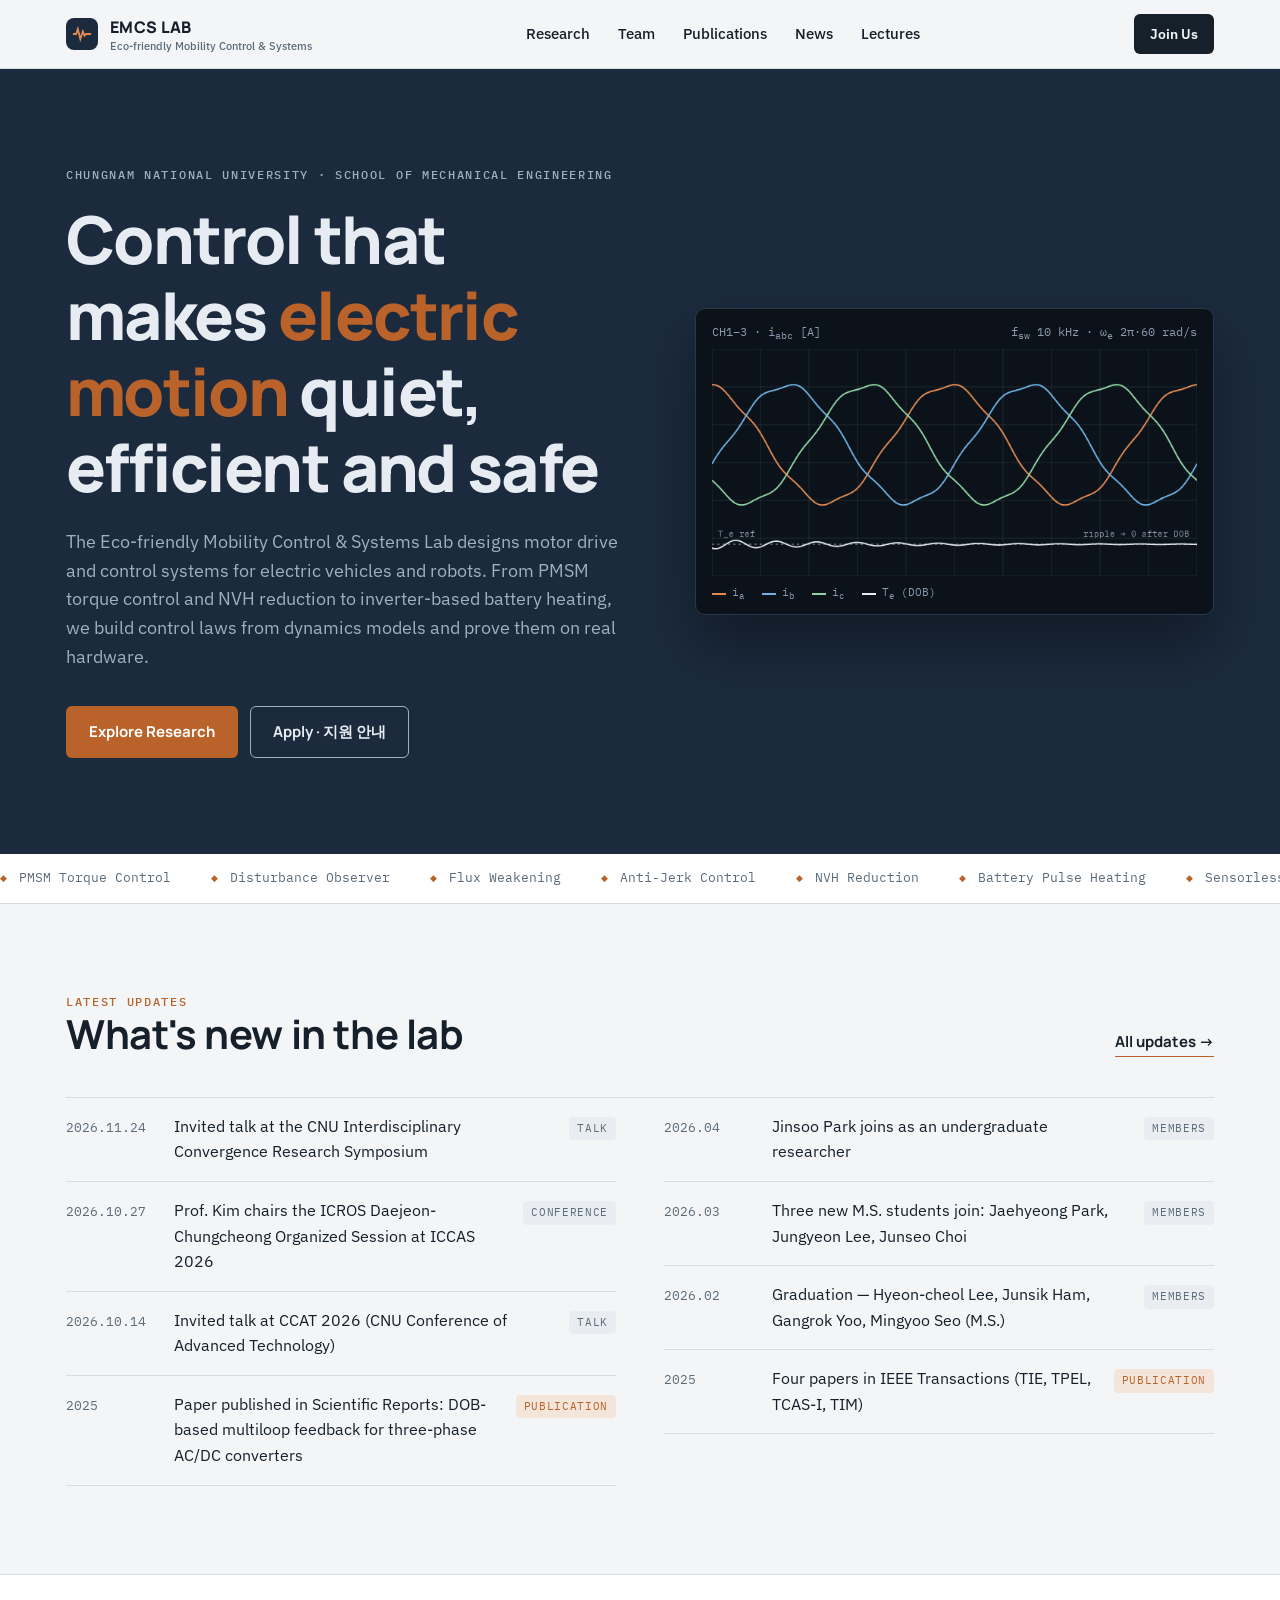
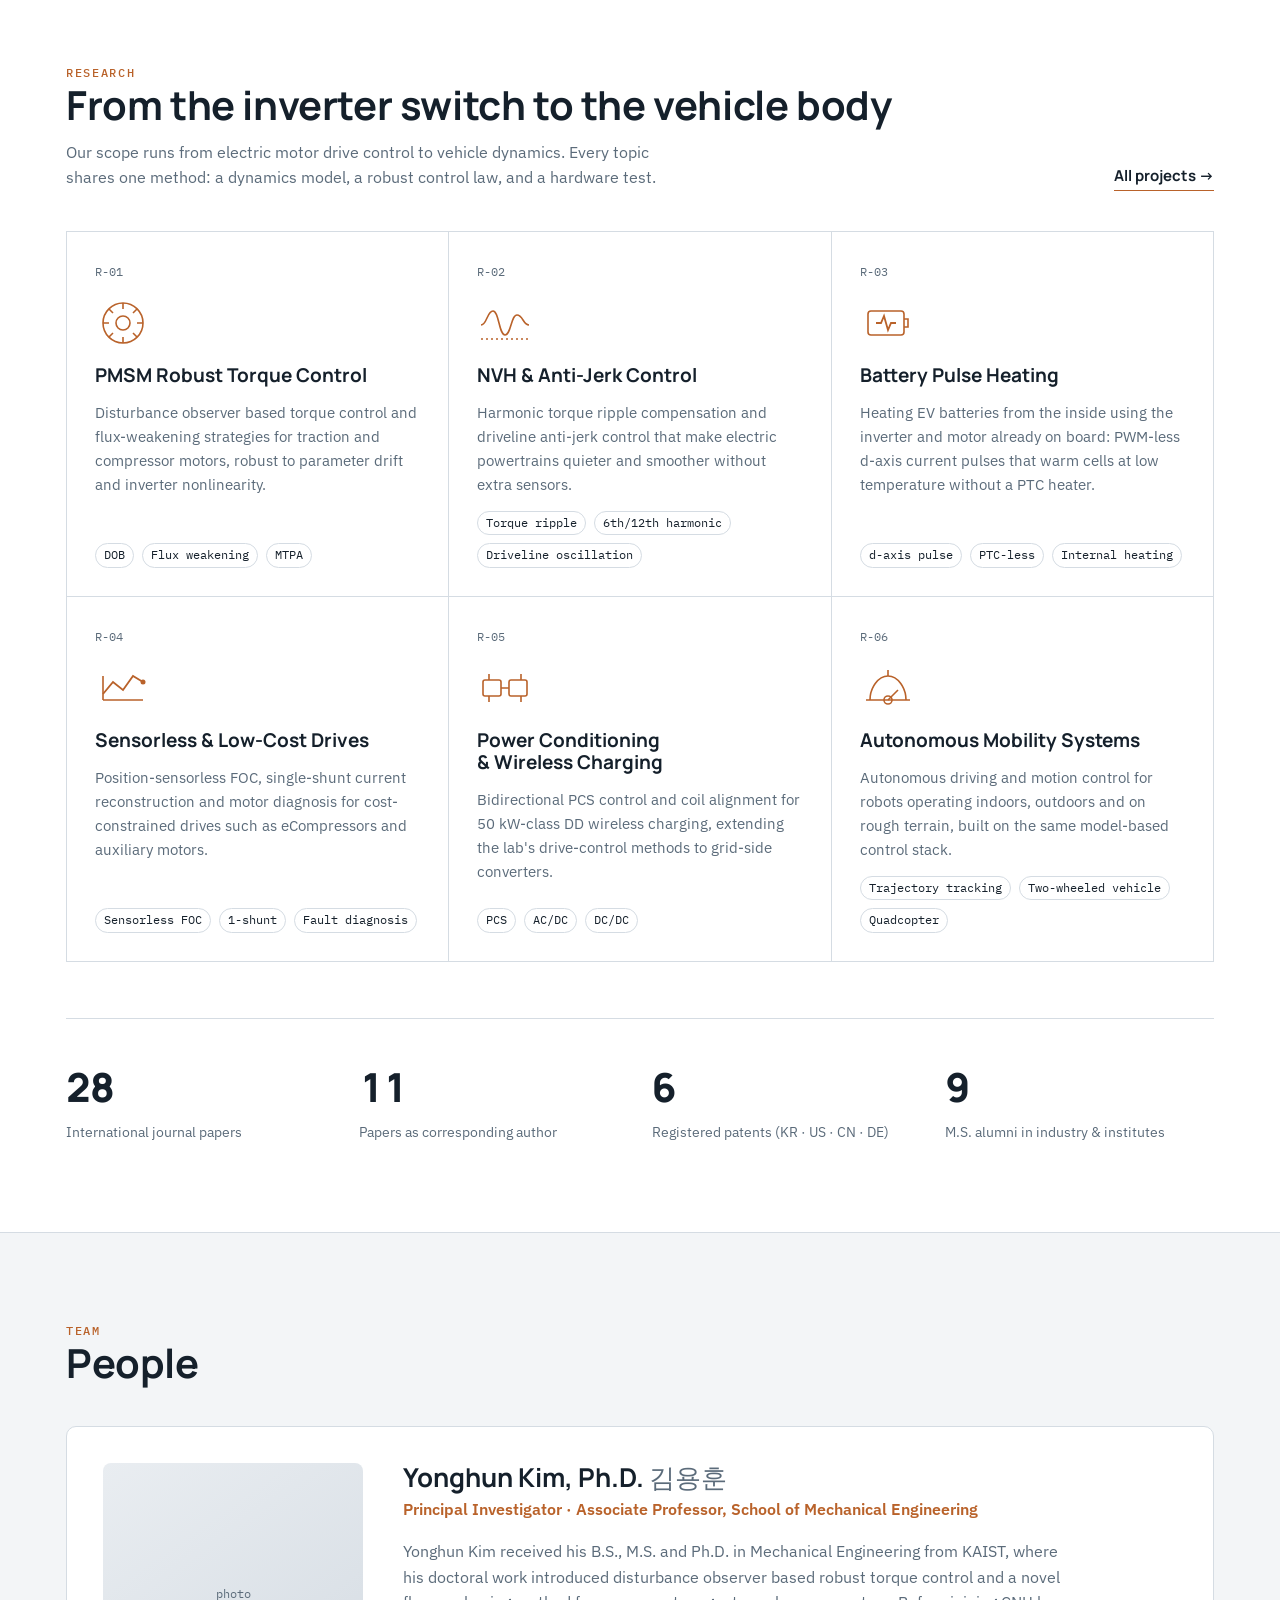
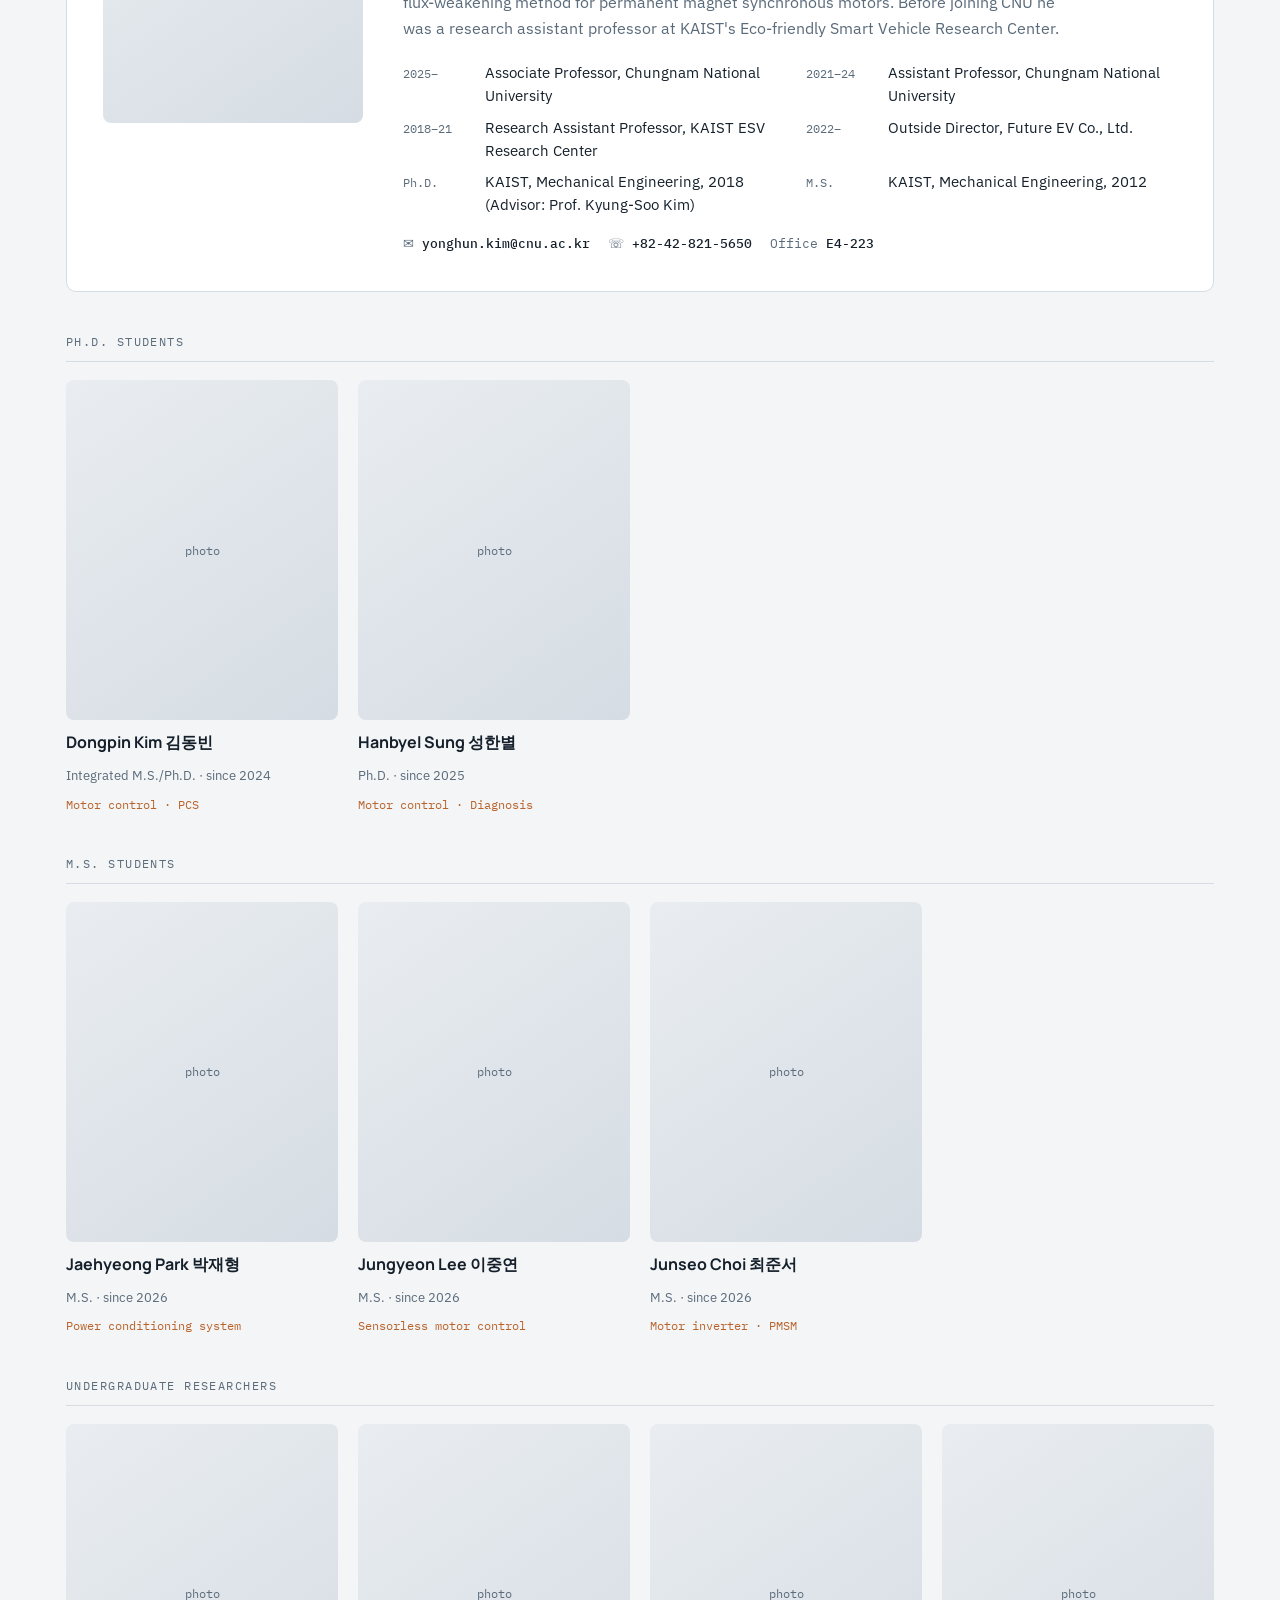
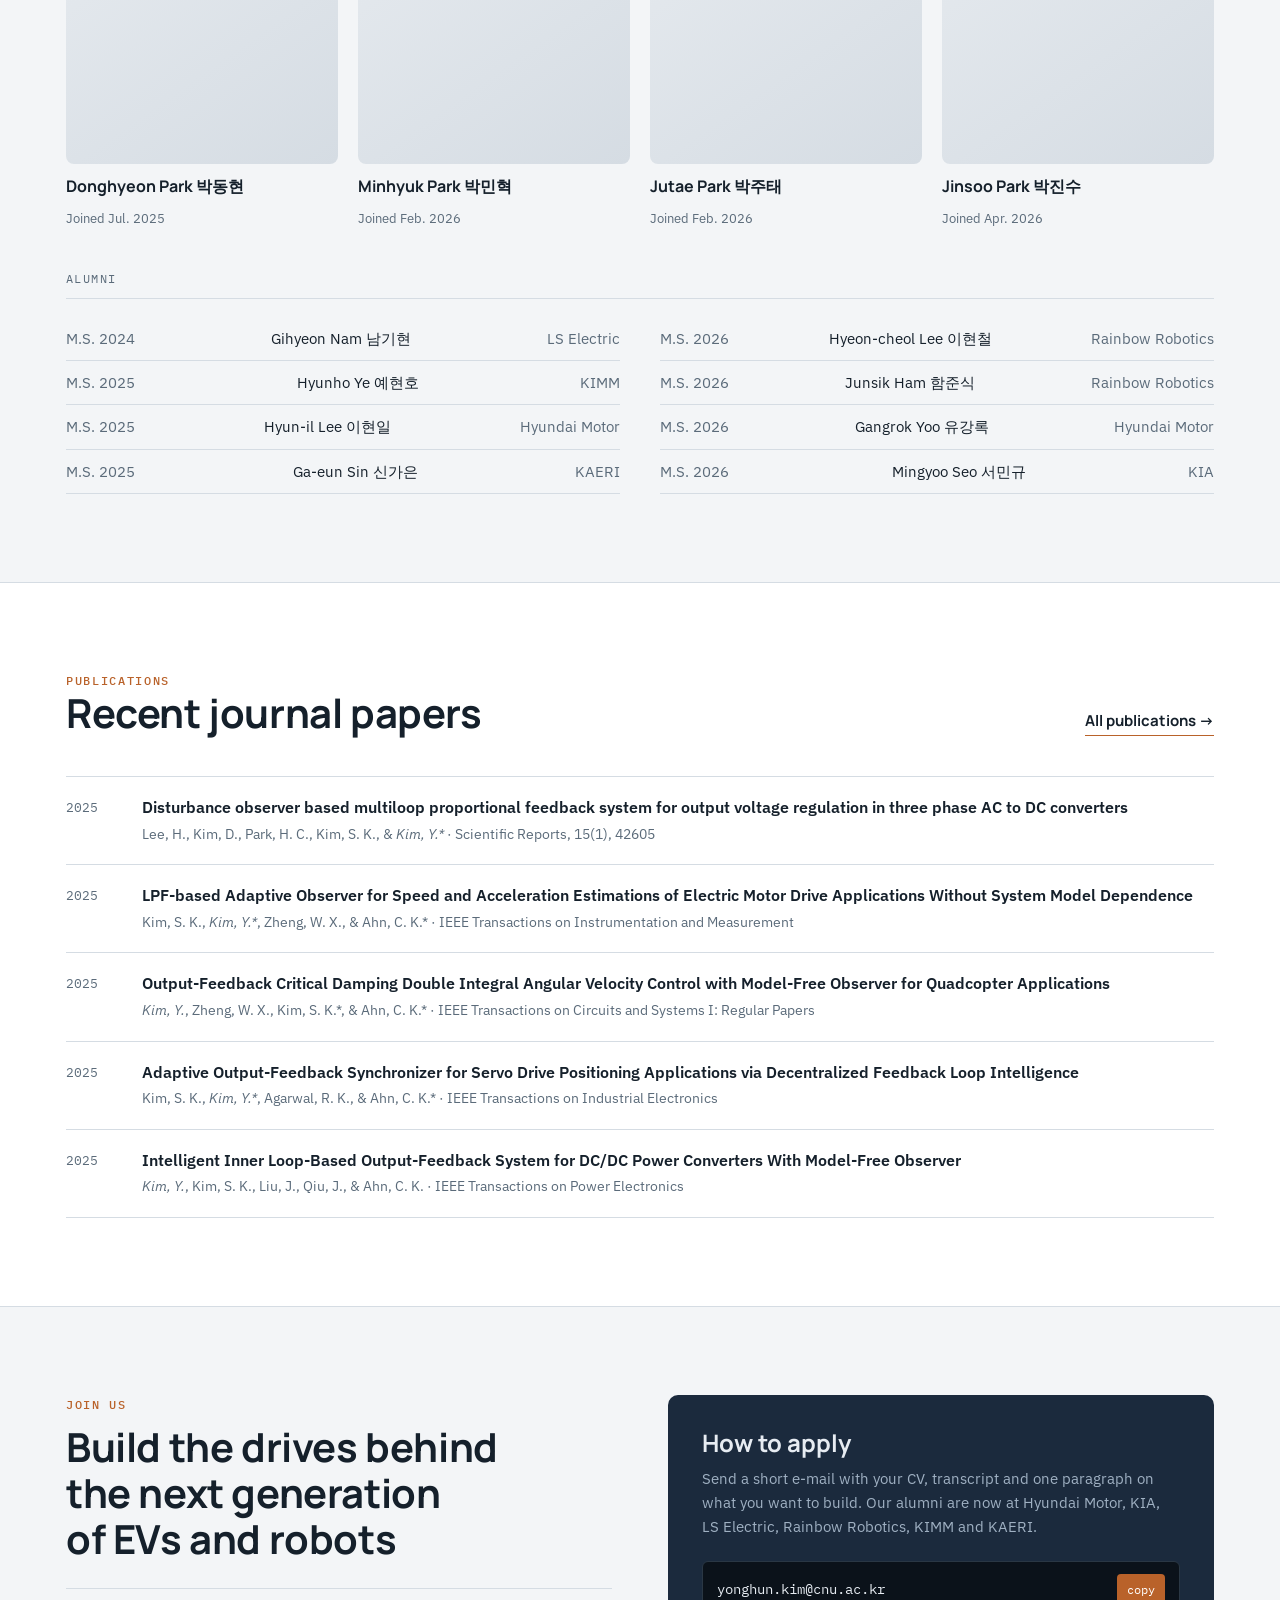
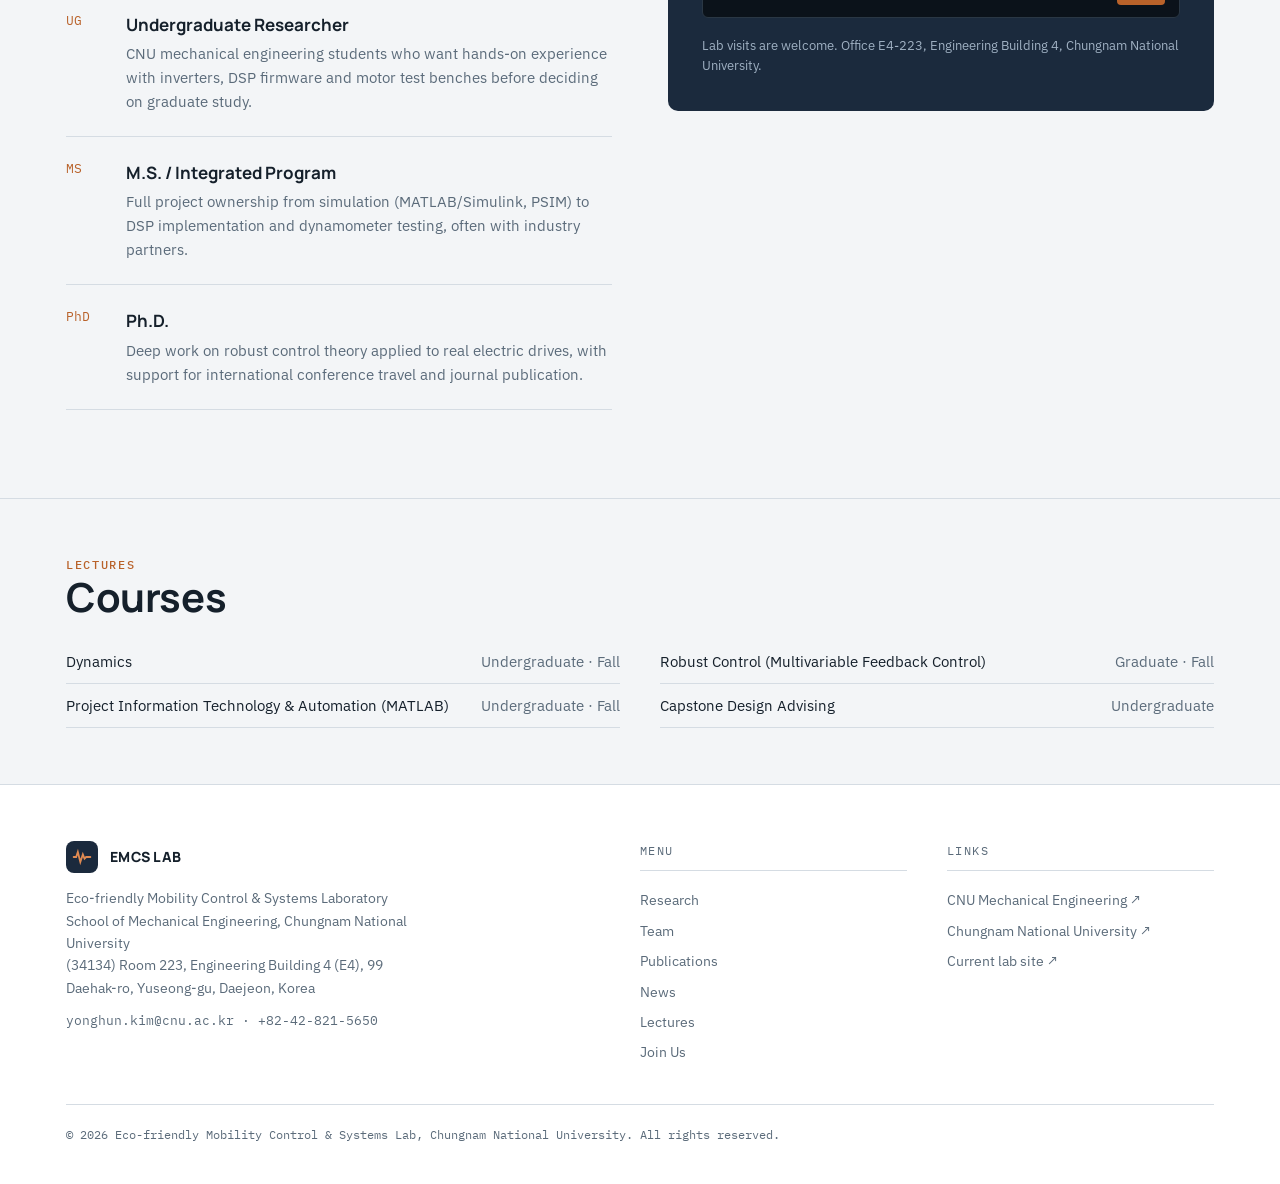
<file: index.html>
<!doctype html>
<html lang="en" data-base="./">
<head>
<meta charset="utf-8">
<meta name="viewport" content="width=device-width, initial-scale=1, viewport-fit=cover">
<title>EMCS Lab — Eco-friendly Mobility Control & Systems Lab, Chungnam National University</title>
<meta name="description" content="Eco-friendly Mobility Control & Systems Lab at Chungnam National University. Motor drive control, PMSM torque control, NVH reduction, battery pulse heating, sensorless drives and autonomous mobility.">
<meta property="og:title" content="EMCS Lab — Eco-friendly Mobility Control & Systems Lab, Chungnam National University">
<meta property="og:description" content="Eco-friendly Mobility Control & Systems Lab at Chungnam National University. Motor drive control, PMSM torque control, NVH reduction, battery pulse heating, sensorless drives and autonomous mobility.">
<meta property="og:site_name" content="EMCS Lab, Chungnam National University">
<link rel="icon" href="./assets/favicon.svg" type="image/svg+xml">
<link rel="stylesheet" href="https://fonts.googleapis.com/css2?family=Manrope:wght@500;600;700;800&family=IBM+Plex+Sans:wght@400;500;600&family=IBM+Plex+Mono:wght@400;500&display=swap">
<link rel="stylesheet" href="./assets/style.css">
</head>
<body>
<nav class="nav">
  <div class="wrap">
    <a class="brand" href="./index.html">
      <span class="mark"><svg viewBox="0 0 24 24" fill="none" stroke="#E08A52" stroke-width="2.2" stroke-linecap="round"><path d="M2 12h3l2-6 3 12 3-9 2 5 2-2h5"/></svg></span>
      <span>EMCS LAB<small>Eco-friendly Mobility Control &amp; Systems</small></span>
    </a>
    <ul>
      <li><a href="./research/index.html">Research</a></li>
      <li><a href="./index.html#team">Team</a></li>
      <li><a href="./publications/index.html">Publications</a></li>
      <li><a href="./index.html#news">News</a></li>
      <li><a href="./index.html#lectures">Lectures</a></li>
    </ul>
    <a class="cta" href="./index.html#join">Join Us</a>
  </div>
</nav>

<header class="hero" id="top">
  <div class="wrap">
    <div>
      <div class="eyebrow">Chungnam National University · School of Mechanical Engineering</div>
      <h1>Control that makes <em>electric motion</em> quiet, efficient and safe</h1>
      <p class="lead">The Eco-friendly Mobility Control &amp; Systems Lab designs motor drive and control systems for electric vehicles and robots. From PMSM torque control and NVH reduction to inverter-based battery heating, we build control laws from dynamics models and prove them on real hardware.</p>
      <div class="btns">
        <a class="btn primary" href="./research/index.html">Explore Research</a>
        <a class="btn ghost" href="./index.html#join">Apply · 지원 안내</a>
      </div>
    </div>
    <div class="scope" aria-label="Three-phase current and dq-axis torque, live illustration">
      <div class="hud"><span>CH1–3 · i<sub>abc</sub> [A]</span><span>f<sub>sw</sub> 10 kHz · ω<sub>e</sub> 2π·60 rad/s</span></div>
      <canvas id="scope" width="640" height="300"></canvas>
      <div class="legend"><span><i style="background:#E08A52"></i>i<sub>a</sub></span><span><i style="background:#6FB1E0"></i>i<sub>b</sub></span><span><i style="background:#8FD3A4"></i>i<sub>c</sub></span><span><i style="background:#E7ECF2"></i>T<sub>e</sub> (DOB)</span></div>
    </div>
  </div>
</header>

<div class="ticker" aria-hidden="true">
  <div class="track">
    <span>PMSM Torque Control</span><span>Disturbance Observer</span><span>Flux Weakening</span><span>Anti-Jerk Control</span><span>NVH Reduction</span><span>Battery Pulse Heating</span><span>Sensorless FOC</span><span>1-Shunt Current Reconstruction</span><span>eCompressor Control</span><span>Power Conditioning System</span><span>Wireless Charging Alignment</span><span>Autonomous Driving</span>
    <span>PMSM Torque Control</span><span>Disturbance Observer</span><span>Flux Weakening</span><span>Anti-Jerk Control</span><span>NVH Reduction</span><span>Battery Pulse Heating</span><span>Sensorless FOC</span><span>1-Shunt Current Reconstruction</span><span>eCompressor Control</span><span>Power Conditioning System</span><span>Wireless Charging Alignment</span><span>Autonomous Driving</span>
  </div>
</div>

<section class="band" id="news">
  <div class="wrap">
    <div class="sec-head">
      <div><div class="eyebrow">Latest Updates</div><h2>What's new in the lab</h2></div>
      <a class="more" href="./index.html#news">All updates →</a>
    </div>
    <div class="updates">
      <ul>
        <li><time>2026.11.24</time><span>Invited talk at the CNU Interdisciplinary Convergence Research Symposium</span><span class="tag">Talk</span></li>
        <li><time>2026.10.27</time><span>Prof. Kim chairs the ICROS Daejeon-Chungcheong Organized Session at ICCAS 2026</span><span class="tag">Conference</span></li>
        <li><time>2026.10.14</time><span>Invited talk at CCAT 2026 (CNU Conference of Advanced Technology)</span><span class="tag">Talk</span></li>
        <li><time>2025</time><span>Paper published in Scientific Reports: DOB-based multiloop feedback for three-phase AC/DC converters</span><span class="tag pub">Publication</span></li>
      </ul>
      <ul>
        <li><time>2026.04</time><span>Jinsoo Park joins as an undergraduate researcher</span><span class="tag">Members</span></li>
        <li><time>2026.03</time><span>Three new M.S. students join: Jaehyeong Park, Jungyeon Lee, Junseo Choi</span><span class="tag">Members</span></li>
        <li><time>2026.02</time><span>Graduation — Hyeon-cheol Lee, Junsik Ham, Gangrok Yoo, Mingyoo Seo (M.S.)</span><span class="tag">Members</span></li>
        <li><time>2025</time><span>Four papers in IEEE Transactions (TIE, TPEL, TCAS-I, TIM)</span><span class="tag pub">Publication</span></li>
      </ul>
    </div>
  </div>
</section>

<section class="band research" id="research">
  <div class="wrap">
    <div class="sec-head">
      <div><div class="eyebrow">Research</div><h2>From the inverter switch to the vehicle body</h2>
      <p class="lead">Our scope runs from electric motor drive control to vehicle dynamics. Every topic shares one method: a dynamics model, a robust control law, and a hardware test.</p></div>
      <a class="more" href="./research/index.html">All projects →</a>
    </div>
    <div class="rgrid" id="rgrid-home"></div>
    <div class="facts">
      <div class="fact"><b>28</b><span>International journal papers</span></div>
      <div class="fact"><b>11</b><span>Papers as corresponding author</span></div>
      <div class="fact"><b>6</b><span>Registered patents (KR · US · CN · DE)</span></div>
      <div class="fact"><b>9</b><span>M.S. alumni in industry &amp; institutes</span></div>
    </div>
  </div>
</section>

<section class="band" id="team">
  <div class="wrap">
    <div class="sec-head">
      <div><div class="eyebrow">Team</div><h2>People</h2></div>
    </div>

    <div class="pi">
      <div class="photo">photo</div>
      <div>
        <h3>Yonghun Kim, Ph.D. <span style="font-weight:500;color:var(--muted)">김용훈</span></h3>
        <div class="role">Principal Investigator · Associate Professor, School of Mechanical Engineering</div>
        <p>Yonghun Kim received his B.S., M.S. and Ph.D. in Mechanical Engineering from KAIST, where his doctoral work introduced disturbance observer based robust torque control and a novel flux-weakening method for permanent magnet synchronous motors. Before joining CNU he was a research assistant professor at KAIST's Eco-friendly Smart Vehicle Research Center.</p>
        <dl class="cv">
          <div><dt>2025–</dt><dd>Associate Professor, Chungnam National University</dd></div>
          <div><dt>2021–24</dt><dd>Assistant Professor, Chungnam National University</dd></div>
          <div><dt>2018–21</dt><dd>Research Assistant Professor, KAIST ESV Research Center</dd></div>
          <div><dt>2022–</dt><dd>Outside Director, Future EV Co., Ltd.</dd></div>
          <div><dt>Ph.D.</dt><dd>KAIST, Mechanical Engineering, 2018 (Advisor: Prof. Kyung-Soo Kim)</dd></div>
          <div><dt>M.S.</dt><dd>KAIST, Mechanical Engineering, 2012</dd></div>
        </dl>
        <div class="contact"><span>✉ <b>yonghun.kim@cnu.ac.kr</b></span><span>☏ <b>+82-42-821-5650</b></span><span>Office <b>E4-223</b></span></div>
      </div>
    </div>

    <div class="group">Ph.D. Students</div>
    <div class="mgrid">
      <div class="member"><div class="photo">photo</div><b>Dongpin Kim 김동빈</b><small>Integrated M.S./Ph.D. · since 2024</small><span class="kw">Motor control · PCS</span></div>
      <div class="member"><div class="photo">photo</div><b>Hanbyel Sung 성한별</b><small>Ph.D. · since 2025</small><span class="kw">Motor control · Diagnosis</span></div>
    </div>

    <div class="group">M.S. Students</div>
    <div class="mgrid">
      <div class="member"><div class="photo">photo</div><b>Jaehyeong Park 박재형</b><small>M.S. · since 2026</small><span class="kw">Power conditioning system</span></div>
      <div class="member"><div class="photo">photo</div><b>Jungyeon Lee 이중연</b><small>M.S. · since 2026</small><span class="kw">Sensorless motor control</span></div>
      <div class="member"><div class="photo">photo</div><b>Junseo Choi 최준서</b><small>M.S. · since 2026</small><span class="kw">Motor inverter · PMSM</span></div>
    </div>

    <div class="group">Undergraduate Researchers</div>
    <div class="mgrid">
      <div class="member"><div class="photo">photo</div><b>Donghyeon Park 박동현</b><small>Joined Jul. 2025</small></div>
      <div class="member"><div class="photo">photo</div><b>Minhyuk Park 박민혁</b><small>Joined Feb. 2026</small></div>
      <div class="member"><div class="photo">photo</div><b>Jutae Park 박주태</b><small>Joined Feb. 2026</small></div>
      <div class="member"><div class="photo">photo</div><b>Jinsoo Park 박진수</b><small>Joined Apr. 2026</small></div>
    </div>

    <div class="group">Alumni</div>
    <div class="alumni">
      <ul>
        <li><span>M.S. 2024</span> Gihyeon Nam 남기현 <span>LS Electric</span></li>
        <li><span>M.S. 2025</span> Hyunho Ye 예현호 <span>KIMM</span></li>
        <li><span>M.S. 2025</span> Hyun-il Lee 이현일 <span>Hyundai Motor</span></li>
        <li><span>M.S. 2025</span> Ga-eun Sin 신가은 <span>KAERI</span></li>
      </ul>
      <ul>
        <li><span>M.S. 2026</span> Hyeon-cheol Lee 이현철 <span>Rainbow Robotics</span></li>
        <li><span>M.S. 2026</span> Junsik Ham 함준식 <span>Rainbow Robotics</span></li>
        <li><span>M.S. 2026</span> Gangrok Yoo 유강록 <span>Hyundai Motor</span></li>
        <li><span>M.S. 2026</span> Mingyoo Seo 서민규 <span>KIA</span></li>
      </ul>
    </div>
  </div>
</section>

<section class="band pubs" id="pubs-home">
  <div class="wrap">
    <div class="sec-head">
      <div><div class="eyebrow">Publications</div><h2>Recent journal papers</h2></div>
      <a class="more" href="./publications/index.html">All publications →</a>
    </div>
    <ul class="pubhome" id="pubhome"></ul>
  </div>
</section>

<section class="band join" id="join">
  <div class="wrap">
    <div>
      <div class="eyebrow">Join Us</div>
      <h2 style="margin:10px 0 26px">Build the drives behind the next generation of EVs and robots</h2>
      <div class="steps">
        <div class="step"><span class="n">UG</span><div><b>Undergraduate Researcher</b><p>CNU mechanical engineering students who want hands-on experience with inverters, DSP firmware and motor test benches before deciding on graduate study.</p></div></div>
        <div class="step"><span class="n">MS</span><div><b>M.S. / Integrated Program</b><p>Full project ownership from simulation (MATLAB/Simulink, PSIM) to DSP implementation and dynamometer testing, often with industry partners.</p></div></div>
        <div class="step"><span class="n">PhD</span><div><b>Ph.D.</b><p>Deep work on robust control theory applied to real electric drives, with support for international conference travel and journal publication.</p></div></div>
      </div>
    </div>
    <div class="apply">
      <h3>How to apply</h3>
      <p>Send a short e-mail with your CV, transcript and one paragraph on what you want to build. Our alumni are now at Hyundai Motor, KIA, LS Electric, Rainbow Robotics, KIMM and KAERI.</p>
      <div class="mail"><span id="mailtxt">yonghun.kim@cnu.ac.kr</span><button type="button" id="copybtn">copy</button></div>
      <p style="margin-top:18px;font-size:13px">Lab visits are welcome. Office E4-223, Engineering Building 4, Chungnam National University.</p>
    </div>
  </div>
</section>

<section class="band" id="lectures" style="padding-block:56px;border-top:1px solid var(--line)">
  <div class="wrap">
    <div class="sec-head" style="margin-bottom:20px"><div><div class="eyebrow">Lectures</div><h2>Courses</h2></div></div>
    <div class="alumni">
      <ul>
        <li>Dynamics <span>Undergraduate · Fall</span></li>
        <li>Project Information Technology &amp; Automation (MATLAB) <span>Undergraduate · Fall</span></li>
      </ul>
      <ul>
        <li>Robust Control (Multivariable Feedback Control) <span>Graduate · Fall</span></li>
        <li>Capstone Design Advising <span>Undergraduate</span></li>
      </ul>
    </div>
  </div>
</section>
<footer>
  <div class="wrap">
    <div class="cols">
      <div>
        <div class="brand" style="color:var(--fg)"><span class="mark"><svg viewBox="0 0 24 24" fill="none" stroke="#E08A52" stroke-width="2.2" stroke-linecap="round"><path d="M2 12h3l2-6 3 12 3-9 2 5 2-2h5"/></svg></span><span>EMCS LAB</span></div>
        <p style="margin-top:14px;max-width:46ch">Eco-friendly Mobility Control &amp; Systems Laboratory<br>School of Mechanical Engineering, Chungnam National University<br>(34134) Room 223, Engineering Building 4 (E4), 99 Daehak-ro, Yuseong-gu, Daejeon, Korea</p>
        <p style="margin-top:12px;font-family:var(--mono);font-size:13px">yonghun.kim@cnu.ac.kr · +82-42-821-5650</p>
      </div>
      <div><div class="group" style="margin-top:0">Menu</div><ul><li><a href="./research/index.html">Research</a></li><li><a href="./index.html#team">Team</a></li><li><a href="./publications/index.html">Publications</a></li><li><a href="./index.html#news">News</a></li><li><a href="./index.html#lectures">Lectures</a></li><li><a href="./index.html#join">Join Us</a></li></ul></div>
      <div><div class="group" style="margin-top:0">Links</div><ul><li><a href="https://me.cnu.ac.kr" target="_blank" rel="noopener">CNU Mechanical Engineering ↗</a></li><li><a href="https://www.cnu.ac.kr" target="_blank" rel="noopener">Chungnam National University ↗</a></li><li><a href="https://emcslab.imweb.me" target="_blank" rel="noopener">Current lab site ↗</a></li></ul></div>
    </div>
    <div class="copy">© 2026 Eco-friendly Mobility Control &amp; Systems Lab, Chungnam National University. All rights reserved.</div>
  </div>
</footer>
<script src="./data/research.js"></script>
<script src="./data/publications.js"></script>
<script src="./assets/site.js"></script>
</body>
</html>
</file>
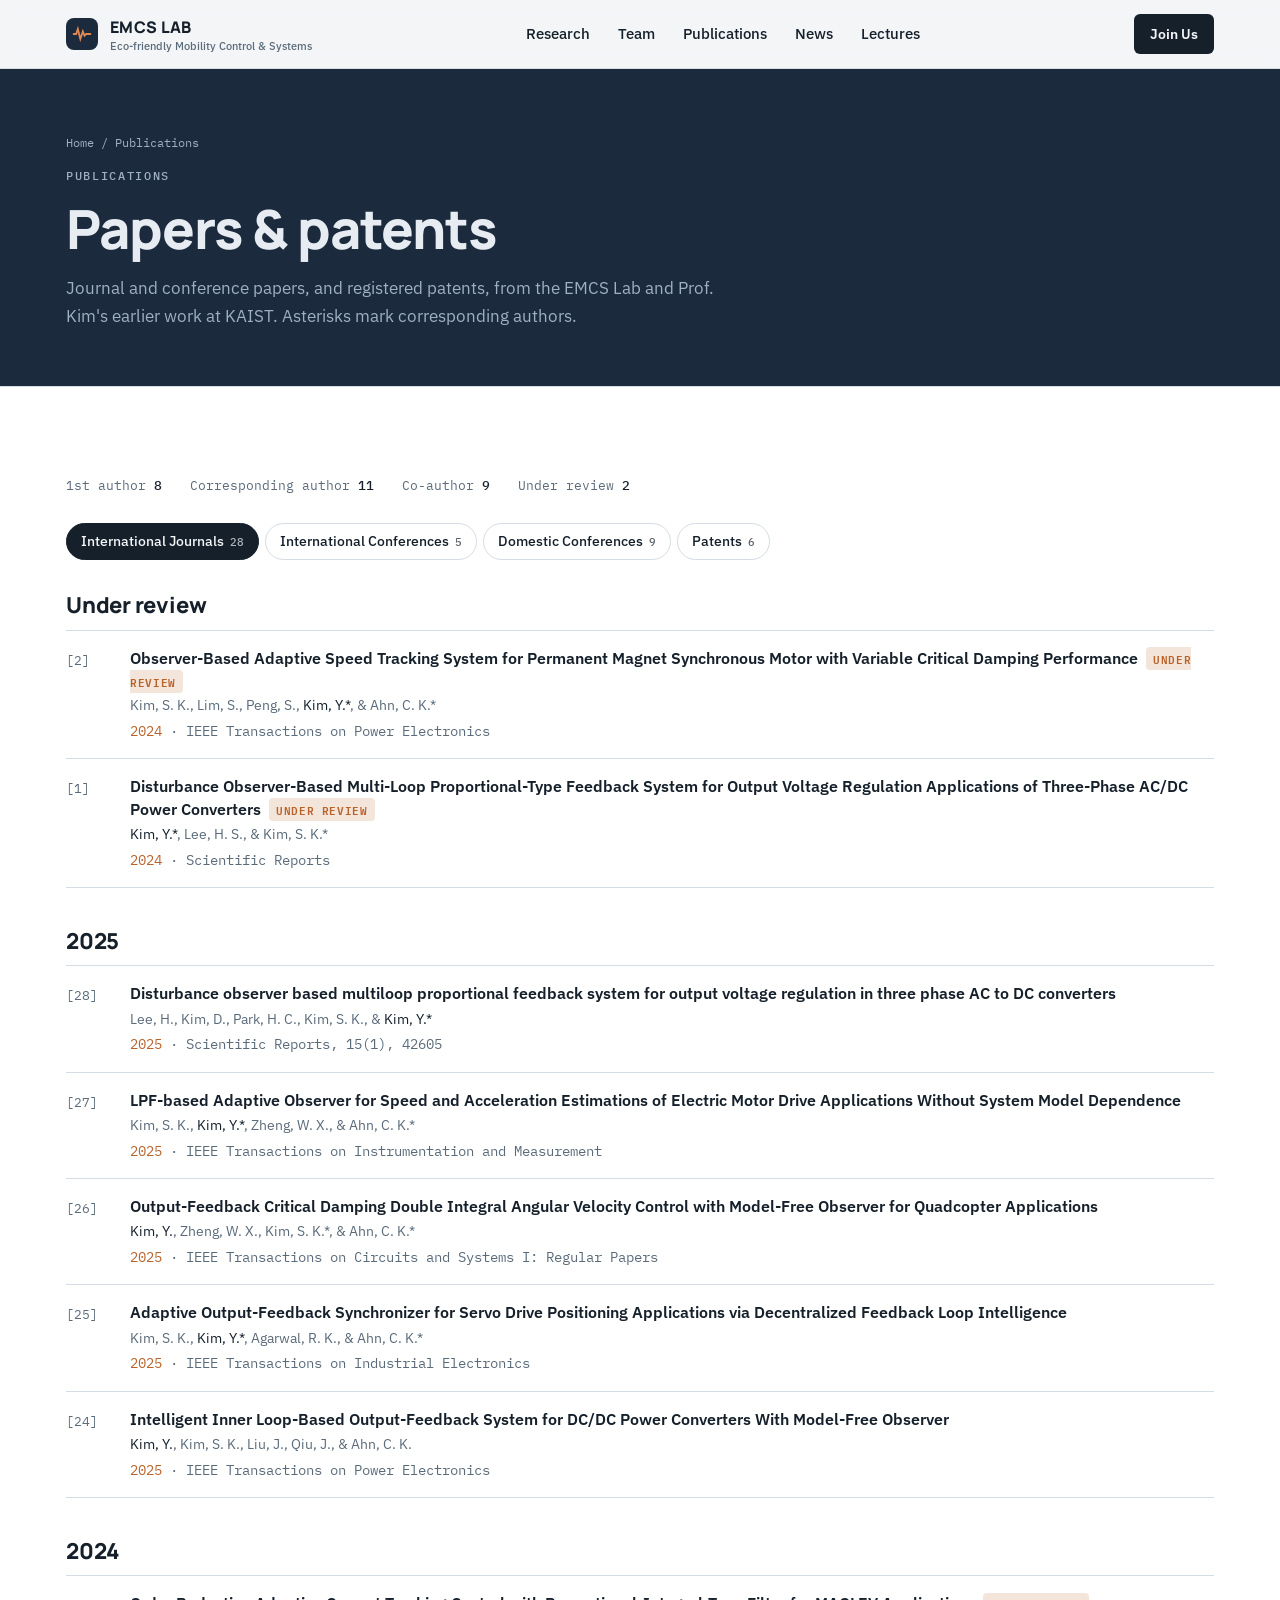
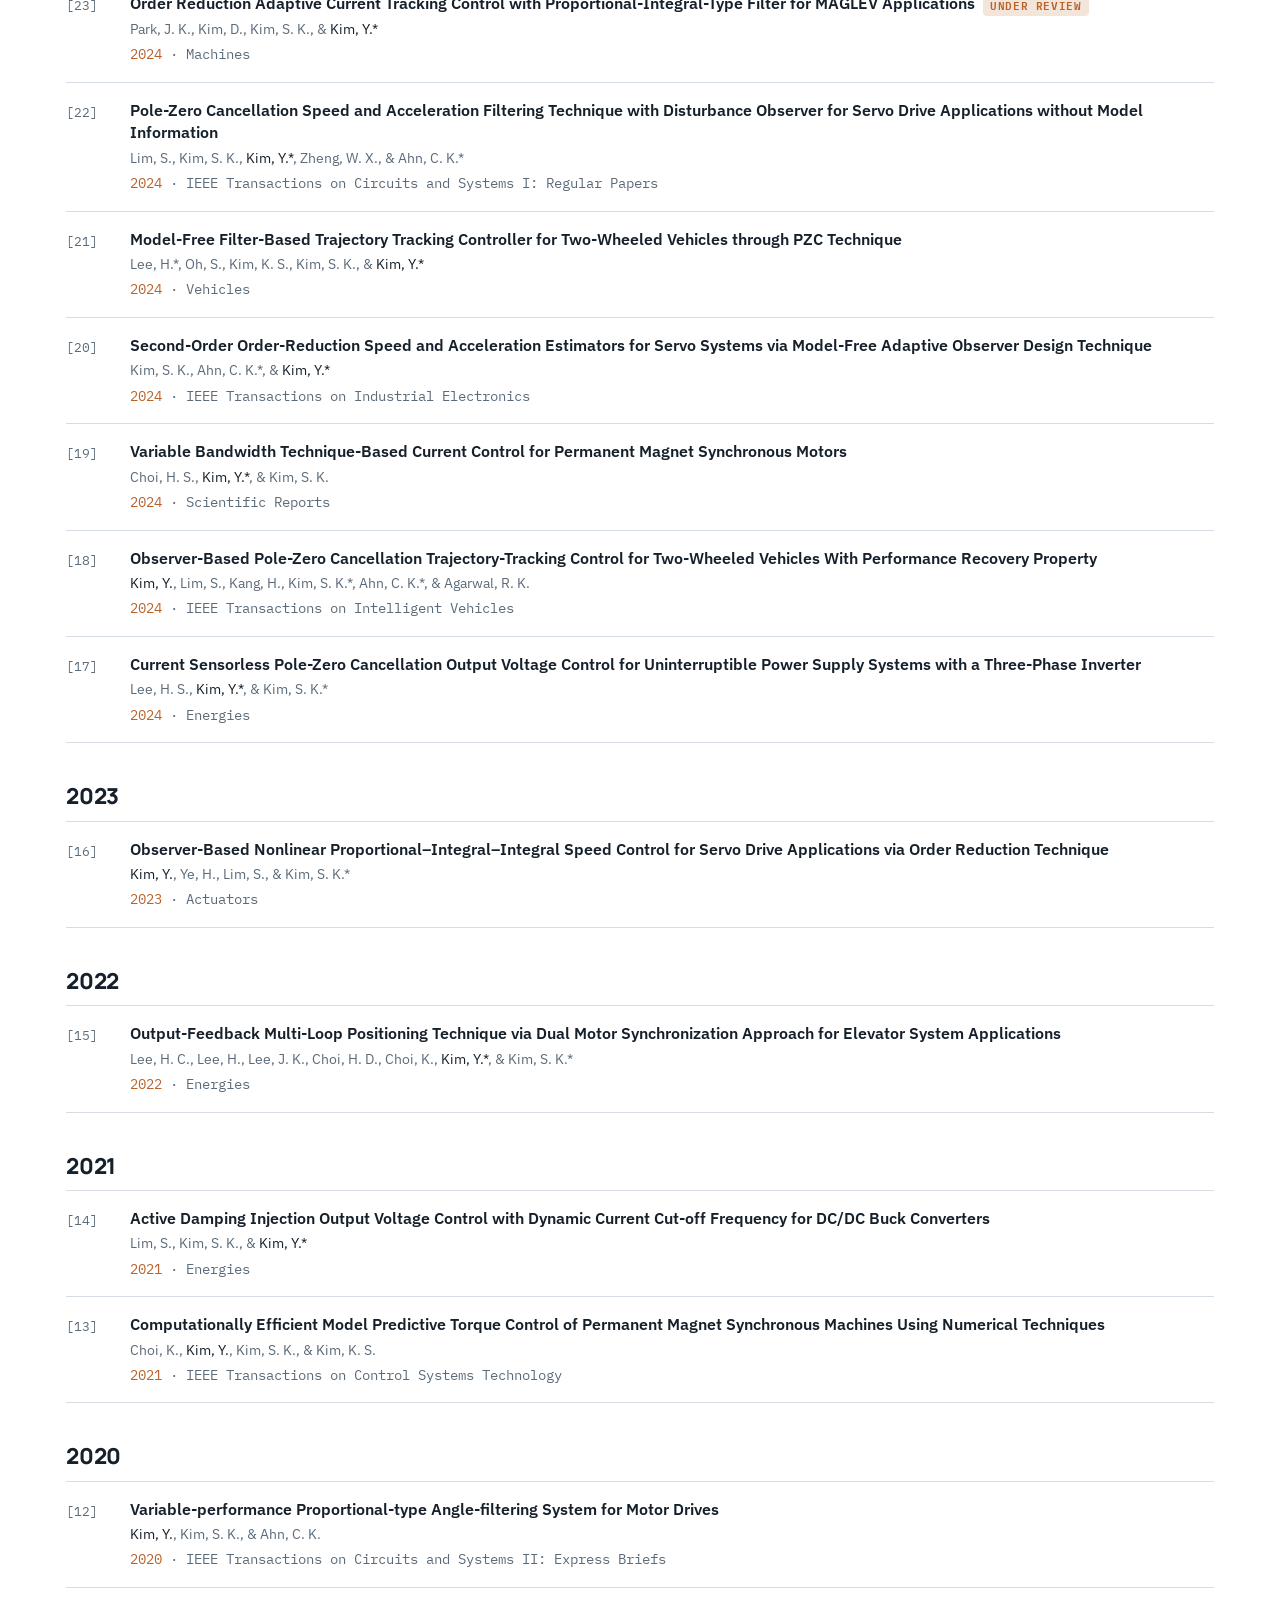
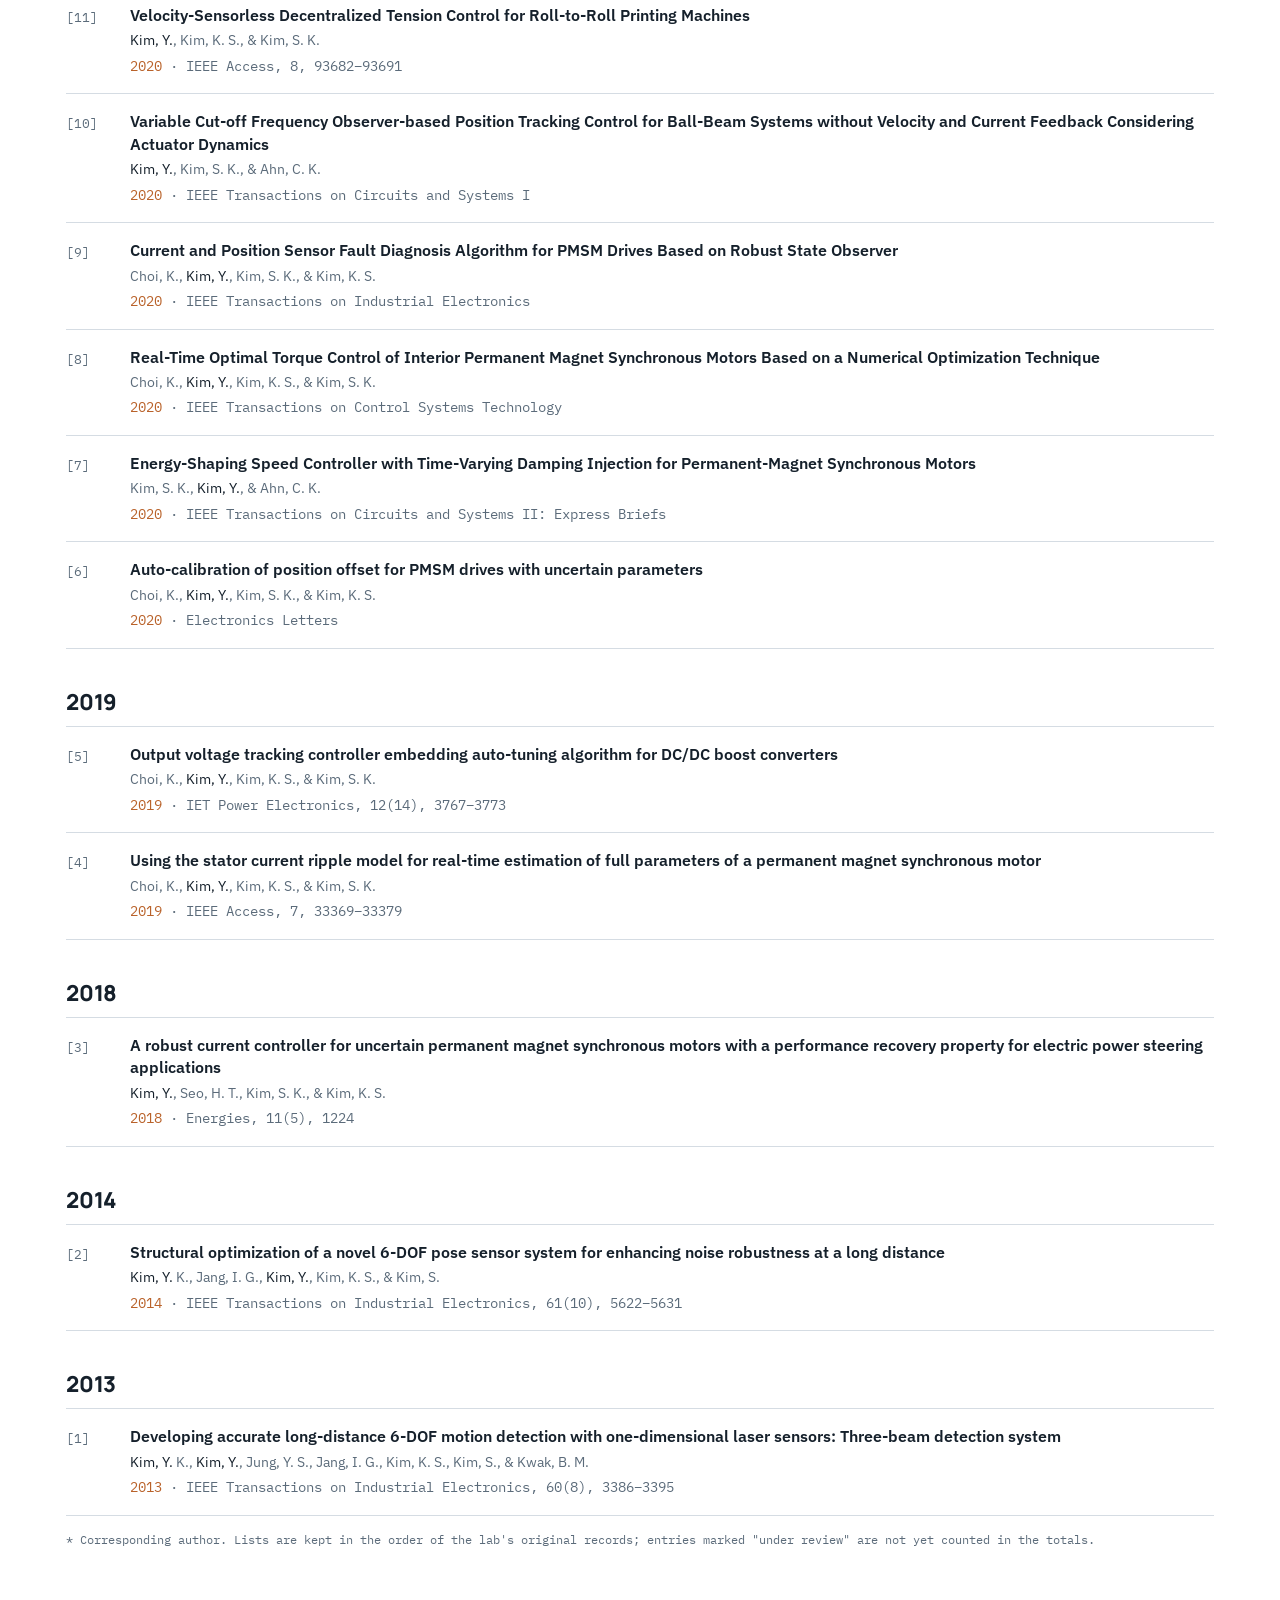
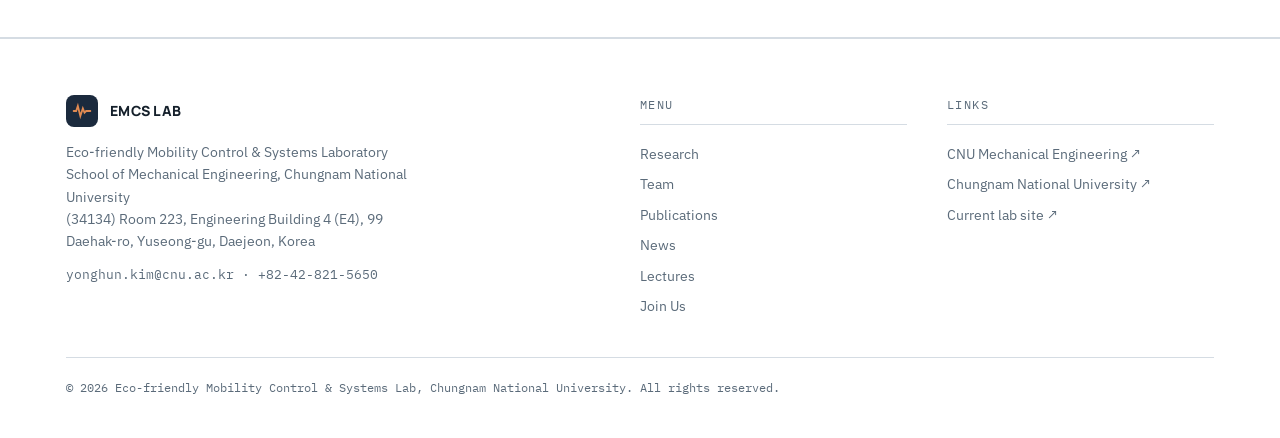
<file: publications/index.html>
<!doctype html>
<html lang="en" data-base="../">
<head>
<meta charset="utf-8">
<meta name="viewport" content="width=device-width, initial-scale=1, viewport-fit=cover">
<title>Publications — EMCS Lab</title>
<meta name="description" content="Journal papers, conference papers and patents of the EMCS Lab, Chungnam National University.">
<meta property="og:title" content="Publications — EMCS Lab">
<meta property="og:description" content="Journal papers, conference papers and patents of the EMCS Lab, Chungnam National University.">
<meta property="og:site_name" content="EMCS Lab, Chungnam National University">
<link rel="icon" href="../assets/favicon.svg" type="image/svg+xml">
<link rel="stylesheet" href="https://fonts.googleapis.com/css2?family=Manrope:wght@500;600;700;800&family=IBM+Plex+Sans:wght@400;500;600&family=IBM+Plex+Mono:wght@400;500&display=swap">
<link rel="stylesheet" href="../assets/style.css">
</head>
<body>
<nav class="nav">
  <div class="wrap">
    <a class="brand" href="../index.html">
      <span class="mark"><svg viewBox="0 0 24 24" fill="none" stroke="#E08A52" stroke-width="2.2" stroke-linecap="round"><path d="M2 12h3l2-6 3 12 3-9 2 5 2-2h5"/></svg></span>
      <span>EMCS LAB<small>Eco-friendly Mobility Control &amp; Systems</small></span>
    </a>
    <ul>
      <li><a href="../research/index.html">Research</a></li>
      <li><a href="../index.html#team">Team</a></li>
      <li><a href="../publications/index.html">Publications</a></li>
      <li><a href="../index.html#news">News</a></li>
      <li><a href="../index.html#lectures">Lectures</a></li>
    </ul>
    <a class="cta" href="../index.html#join">Join Us</a>
  </div>
</nav>

  <header class="phead"><div class="wrap">
    <div class="crumb"><a href="../index.html">Home</a> / Publications</div>
    <div class="eyebrow">Publications</div>
    <h1>Papers &amp; patents</h1>
    <p>Journal and conference papers, and registered patents, from the EMCS Lab and Prof. Kim's earlier work at KAIST. Asterisks mark corresponding authors.</p>
  </div></header>
  <section class="band pubs"><div class="wrap">
    <div class="pubstats"><span>1st author <b>8</b></span><span>Corresponding author <b>11</b></span><span>Co-author <b>9</b></span><span>Under review <b>2</b></span></div>
    <div class="pubtabs" role="tablist" id="pubtabs">
      <button role="tab" aria-selected="true" data-cat="journal">International Journals<small>28</small></button>
      <button role="tab" aria-selected="false" data-cat="iconf">International Conferences<small>5</small></button>
      <button role="tab" aria-selected="false" data-cat="dconf">Domestic Conferences<small>9</small></button>
      <button role="tab" aria-selected="false" data-cat="patent">Patents<small>6</small></button>
    </div>
    <div id="publist"></div>
    <p class="note">* Corresponding author. Lists are kept in the order of the lab's original records; entries marked "under review" are not yet counted in the totals.</p>
  </div></section>
<footer>
  <div class="wrap">
    <div class="cols">
      <div>
        <div class="brand" style="color:var(--fg)"><span class="mark"><svg viewBox="0 0 24 24" fill="none" stroke="#E08A52" stroke-width="2.2" stroke-linecap="round"><path d="M2 12h3l2-6 3 12 3-9 2 5 2-2h5"/></svg></span><span>EMCS LAB</span></div>
        <p style="margin-top:14px;max-width:46ch">Eco-friendly Mobility Control &amp; Systems Laboratory<br>School of Mechanical Engineering, Chungnam National University<br>(34134) Room 223, Engineering Building 4 (E4), 99 Daehak-ro, Yuseong-gu, Daejeon, Korea</p>
        <p style="margin-top:12px;font-family:var(--mono);font-size:13px">yonghun.kim@cnu.ac.kr · +82-42-821-5650</p>
      </div>
      <div><div class="group" style="margin-top:0">Menu</div><ul><li><a href="../research/index.html">Research</a></li><li><a href="../index.html#team">Team</a></li><li><a href="../publications/index.html">Publications</a></li><li><a href="../index.html#news">News</a></li><li><a href="../index.html#lectures">Lectures</a></li><li><a href="../index.html#join">Join Us</a></li></ul></div>
      <div><div class="group" style="margin-top:0">Links</div><ul><li><a href="https://me.cnu.ac.kr" target="_blank" rel="noopener">CNU Mechanical Engineering ↗</a></li><li><a href="https://www.cnu.ac.kr" target="_blank" rel="noopener">Chungnam National University ↗</a></li><li><a href="https://emcslab.imweb.me" target="_blank" rel="noopener">Current lab site ↗</a></li></ul></div>
    </div>
    <div class="copy">© 2026 Eco-friendly Mobility Control &amp; Systems Lab, Chungnam National University. All rights reserved.</div>
  </div>
</footer>
<script src="../data/research.js"></script>
<script src="../data/publications.js"></script>
<script src="../assets/site.js"></script>
</body>
</html>
</file>
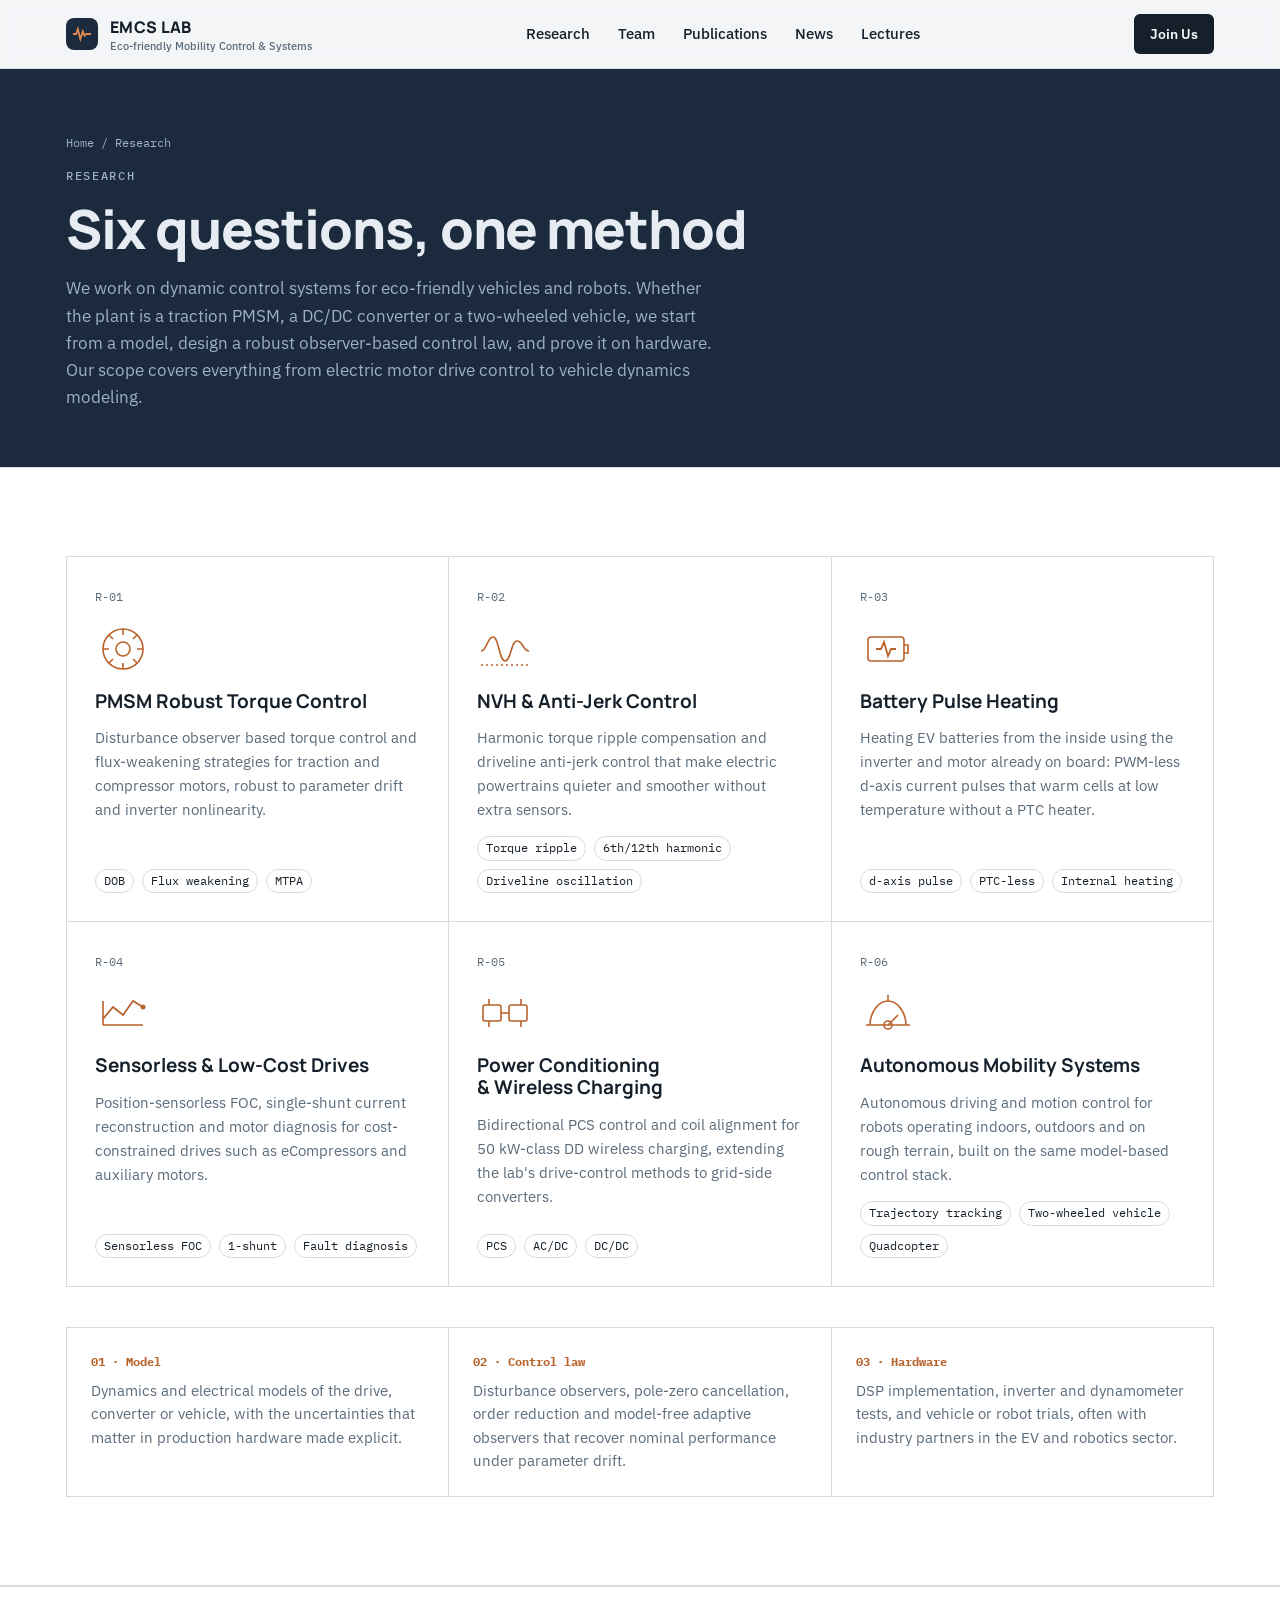
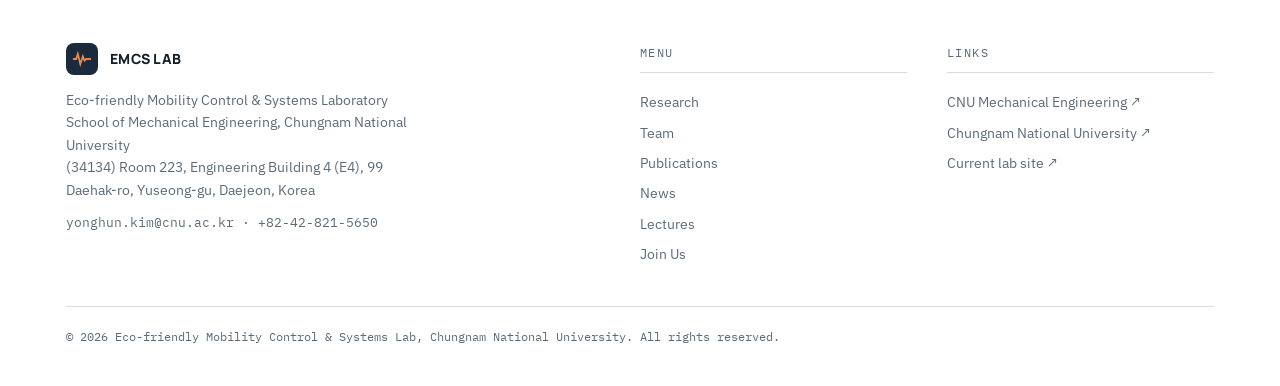
<file: research/index.html>
<!doctype html>
<html lang="en" data-base="../">
<head>
<meta charset="utf-8">
<meta name="viewport" content="width=device-width, initial-scale=1, viewport-fit=cover">
<title>Research — EMCS Lab</title>
<meta name="description" content="Research areas of the EMCS Lab: PMSM torque control, NVH and anti-jerk control, battery pulse heating, sensorless drives, power conditioning and autonomous mobility.">
<meta property="og:title" content="Research — EMCS Lab">
<meta property="og:description" content="Research areas of the EMCS Lab: PMSM torque control, NVH and anti-jerk control, battery pulse heating, sensorless drives, power conditioning and autonomous mobility.">
<meta property="og:site_name" content="EMCS Lab, Chungnam National University">
<link rel="icon" href="../assets/favicon.svg" type="image/svg+xml">
<link rel="stylesheet" href="https://fonts.googleapis.com/css2?family=Manrope:wght@500;600;700;800&family=IBM+Plex+Sans:wght@400;500;600&family=IBM+Plex+Mono:wght@400;500&display=swap">
<link rel="stylesheet" href="../assets/style.css">
</head>
<body>
<nav class="nav">
  <div class="wrap">
    <a class="brand" href="../index.html">
      <span class="mark"><svg viewBox="0 0 24 24" fill="none" stroke="#E08A52" stroke-width="2.2" stroke-linecap="round"><path d="M2 12h3l2-6 3 12 3-9 2 5 2-2h5"/></svg></span>
      <span>EMCS LAB<small>Eco-friendly Mobility Control &amp; Systems</small></span>
    </a>
    <ul>
      <li><a href="../research/index.html">Research</a></li>
      <li><a href="../index.html#team">Team</a></li>
      <li><a href="../publications/index.html">Publications</a></li>
      <li><a href="../index.html#news">News</a></li>
      <li><a href="../index.html#lectures">Lectures</a></li>
    </ul>
    <a class="cta" href="../index.html#join">Join Us</a>
  </div>
</nav>

  <header class="phead"><div class="wrap">
    <div class="crumb"><a href="../index.html">Home</a> / Research</div>
    <div class="eyebrow">Research</div>
    <h1>Six questions, one method</h1>
    <p>We work on dynamic control systems for eco-friendly vehicles and robots. Whether the plant is a traction PMSM, a DC/DC converter or a two-wheeled vehicle, we start from a model, design a robust observer-based control law, and prove it on hardware. Our scope covers everything from electric motor drive control to vehicle dynamics modeling.</p>
  </div></header>
  <section class="band research"><div class="wrap">
    <div class="rgrid" id="rgrid-research"></div>
    <div class="method">
      <div><b>01 · Model</b><p>Dynamics and electrical models of the drive, converter or vehicle, with the uncertainties that matter in production hardware made explicit.</p></div>
      <div><b>02 · Control law</b><p>Disturbance observers, pole-zero cancellation, order reduction and model-free adaptive observers that recover nominal performance under parameter drift.</p></div>
      <div><b>03 · Hardware</b><p>DSP implementation, inverter and dynamometer tests, and vehicle or robot trials, often with industry partners in the EV and robotics sector.</p></div>
    </div>
  </div></section>
<footer>
  <div class="wrap">
    <div class="cols">
      <div>
        <div class="brand" style="color:var(--fg)"><span class="mark"><svg viewBox="0 0 24 24" fill="none" stroke="#E08A52" stroke-width="2.2" stroke-linecap="round"><path d="M2 12h3l2-6 3 12 3-9 2 5 2-2h5"/></svg></span><span>EMCS LAB</span></div>
        <p style="margin-top:14px;max-width:46ch">Eco-friendly Mobility Control &amp; Systems Laboratory<br>School of Mechanical Engineering, Chungnam National University<br>(34134) Room 223, Engineering Building 4 (E4), 99 Daehak-ro, Yuseong-gu, Daejeon, Korea</p>
        <p style="margin-top:12px;font-family:var(--mono);font-size:13px">yonghun.kim@cnu.ac.kr · +82-42-821-5650</p>
      </div>
      <div><div class="group" style="margin-top:0">Menu</div><ul><li><a href="../research/index.html">Research</a></li><li><a href="../index.html#team">Team</a></li><li><a href="../publications/index.html">Publications</a></li><li><a href="../index.html#news">News</a></li><li><a href="../index.html#lectures">Lectures</a></li><li><a href="../index.html#join">Join Us</a></li></ul></div>
      <div><div class="group" style="margin-top:0">Links</div><ul><li><a href="https://me.cnu.ac.kr" target="_blank" rel="noopener">CNU Mechanical Engineering ↗</a></li><li><a href="https://www.cnu.ac.kr" target="_blank" rel="noopener">Chungnam National University ↗</a></li><li><a href="https://emcslab.imweb.me" target="_blank" rel="noopener">Current lab site ↗</a></li></ul></div>
    </div>
    <div class="copy">© 2026 Eco-friendly Mobility Control &amp; Systems Lab, Chungnam National University. All rights reserved.</div>
  </div>
</footer>
<script src="../data/research.js"></script>
<script src="../data/publications.js"></script>
<script src="../assets/site.js"></script>
</body>
</html>
</file>
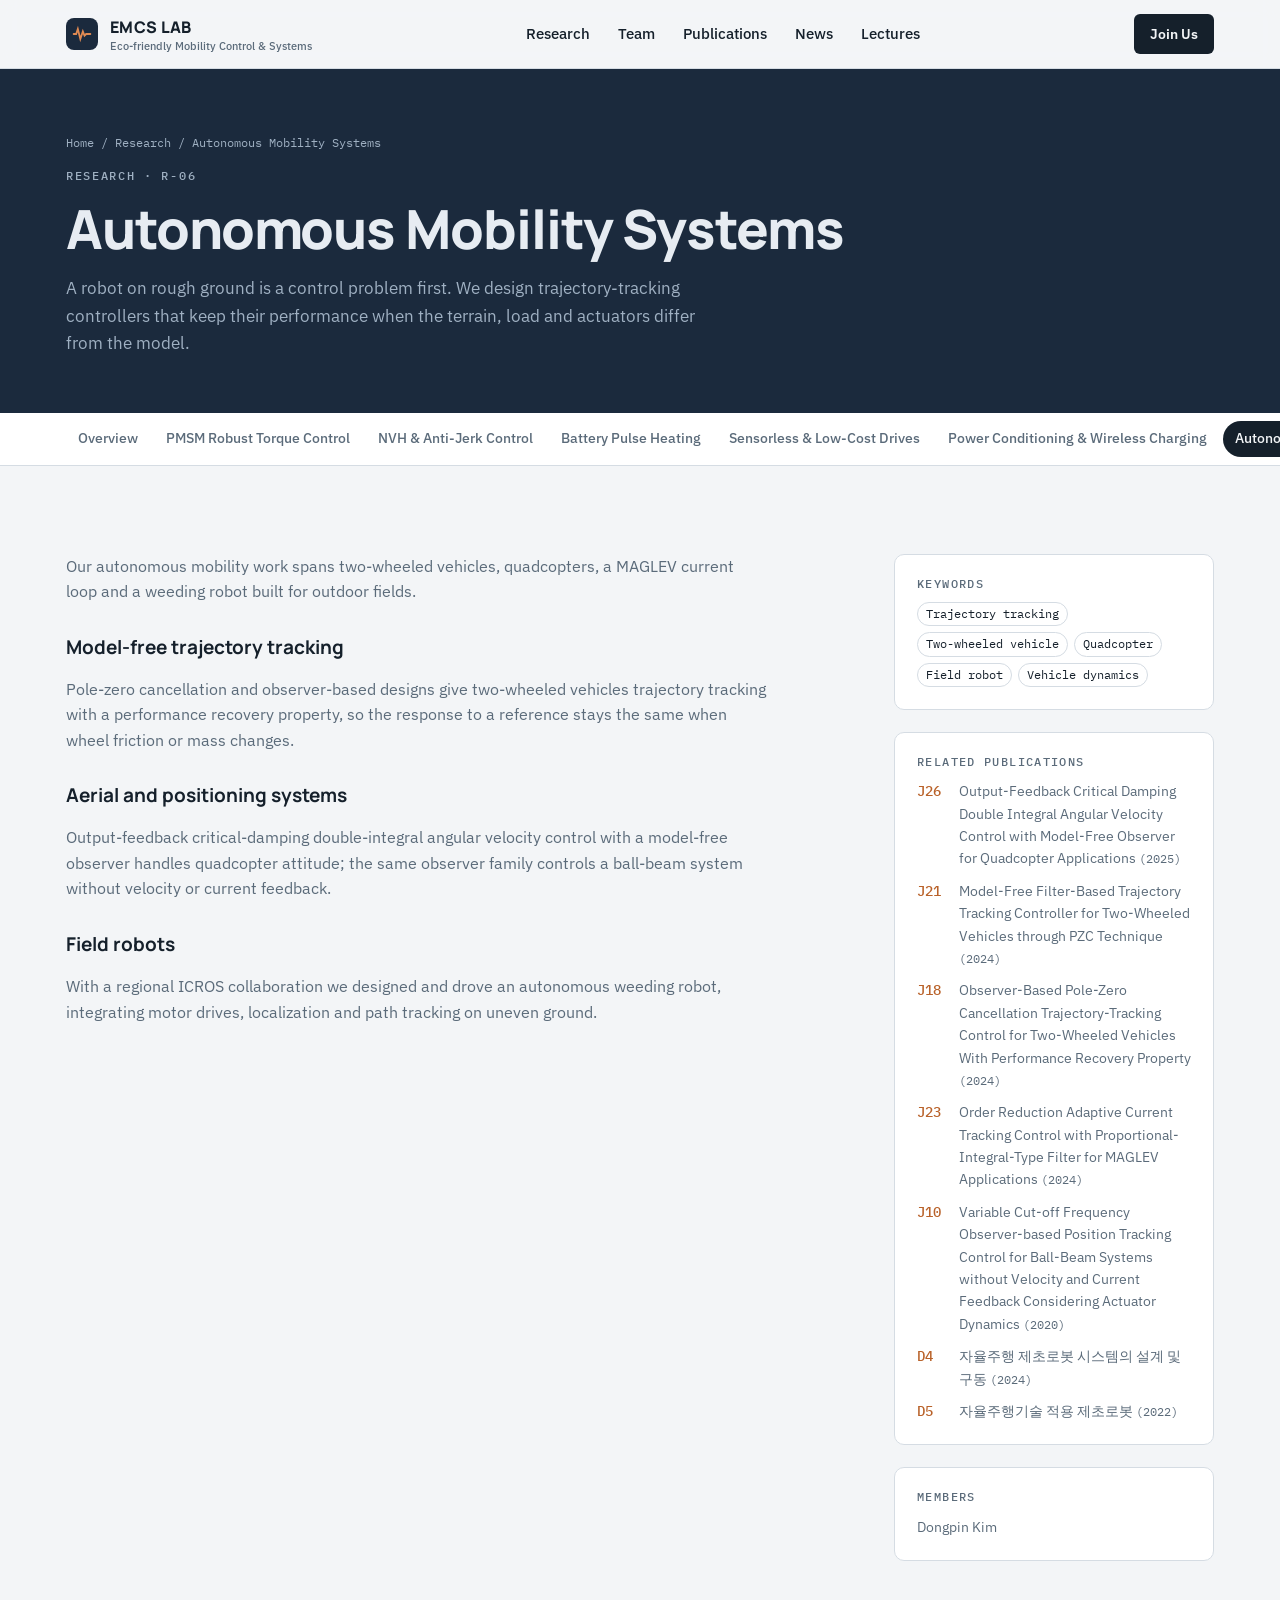
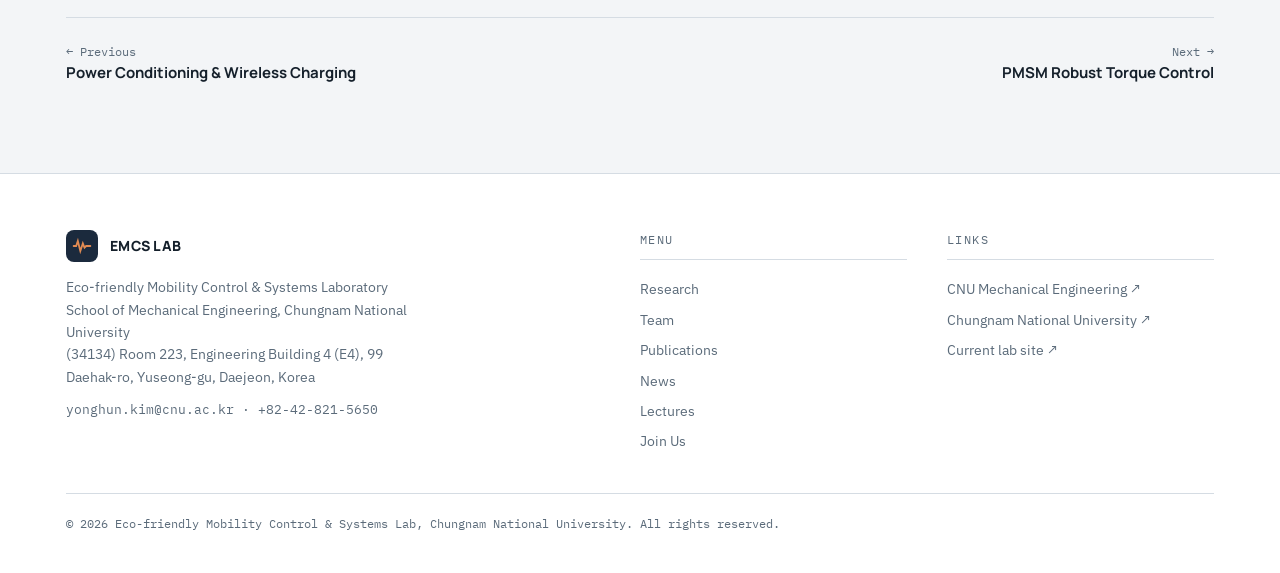
<file: research/autonomy.html>
<!doctype html>
<html lang="en" data-base="../">
<head>
<meta charset="utf-8">
<meta name="viewport" content="width=device-width, initial-scale=1, viewport-fit=cover">
<title>Autonomous Mobility Systems — EMCS Lab</title>
<meta name="description" content="Autonomous driving and motion control for robots operating indoors, outdoors and on rough terrain, built on the same model-based control stack.">
<meta property="og:title" content="Autonomous Mobility Systems — EMCS Lab">
<meta property="og:description" content="Autonomous driving and motion control for robots operating indoors, outdoors and on rough terrain, built on the same model-based control stack.">
<meta property="og:site_name" content="EMCS Lab, Chungnam National University">
<link rel="icon" href="../assets/favicon.svg" type="image/svg+xml">
<link rel="stylesheet" href="https://fonts.googleapis.com/css2?family=Manrope:wght@500;600;700;800&family=IBM+Plex+Sans:wght@400;500;600&family=IBM+Plex+Mono:wght@400;500&display=swap">
<link rel="stylesheet" href="../assets/style.css">
</head>
<body data-research="autonomy">
<nav class="nav">
  <div class="wrap">
    <a class="brand" href="../index.html">
      <span class="mark"><svg viewBox="0 0 24 24" fill="none" stroke="#E08A52" stroke-width="2.2" stroke-linecap="round"><path d="M2 12h3l2-6 3 12 3-9 2 5 2-2h5"/></svg></span>
      <span>EMCS LAB<small>Eco-friendly Mobility Control &amp; Systems</small></span>
    </a>
    <ul>
      <li><a href="../research/index.html">Research</a></li>
      <li><a href="../index.html#team">Team</a></li>
      <li><a href="../publications/index.html">Publications</a></li>
      <li><a href="../index.html#news">News</a></li>
      <li><a href="../index.html#lectures">Lectures</a></li>
    </ul>
    <a class="cta" href="../index.html#join">Join Us</a>
  </div>
</nav>

  <header class="phead"><div class="wrap">
    <div class="crumb"><a href="../index.html">Home</a> / <a href="../research/index.html">Research</a> / <span id="rd-crumb"></span></div>
    <div class="eyebrow" id="rd-idx"></div>
    <h1 id="rd-title"></h1>
    <p id="rd-lead"></p>
  </div></header>
  <div class="subnav"><div class="wrap" id="rd-subnav"></div></div>
  <section class="band"><div class="wrap">
    <div class="rdetail">
      <div class="body" id="rd-body"></div>
      <aside class="aside">
        <div class="abox"><h4>Keywords</h4><div class="kw" id="rd-kw"></div></div>
        <div class="abox"><h4>Related publications</h4><ul id="rd-pubs"></ul></div>
        <div class="abox"><h4>Members</h4><ul id="rd-members"></ul></div>
      </aside>
    </div>
    <div class="rnav" id="rd-nav"></div>
  </div></section>
<footer>
  <div class="wrap">
    <div class="cols">
      <div>
        <div class="brand" style="color:var(--fg)"><span class="mark"><svg viewBox="0 0 24 24" fill="none" stroke="#E08A52" stroke-width="2.2" stroke-linecap="round"><path d="M2 12h3l2-6 3 12 3-9 2 5 2-2h5"/></svg></span><span>EMCS LAB</span></div>
        <p style="margin-top:14px;max-width:46ch">Eco-friendly Mobility Control &amp; Systems Laboratory<br>School of Mechanical Engineering, Chungnam National University<br>(34134) Room 223, Engineering Building 4 (E4), 99 Daehak-ro, Yuseong-gu, Daejeon, Korea</p>
        <p style="margin-top:12px;font-family:var(--mono);font-size:13px">yonghun.kim@cnu.ac.kr · +82-42-821-5650</p>
      </div>
      <div><div class="group" style="margin-top:0">Menu</div><ul><li><a href="../research/index.html">Research</a></li><li><a href="../index.html#team">Team</a></li><li><a href="../publications/index.html">Publications</a></li><li><a href="../index.html#news">News</a></li><li><a href="../index.html#lectures">Lectures</a></li><li><a href="../index.html#join">Join Us</a></li></ul></div>
      <div><div class="group" style="margin-top:0">Links</div><ul><li><a href="https://me.cnu.ac.kr" target="_blank" rel="noopener">CNU Mechanical Engineering ↗</a></li><li><a href="https://www.cnu.ac.kr" target="_blank" rel="noopener">Chungnam National University ↗</a></li><li><a href="https://emcslab.imweb.me" target="_blank" rel="noopener">Current lab site ↗</a></li></ul></div>
    </div>
    <div class="copy">© 2026 Eco-friendly Mobility Control &amp; Systems Lab, Chungnam National University. All rights reserved.</div>
  </div>
</footer>
<script src="../data/research.js"></script>
<script src="../data/publications.js"></script>
<script src="../assets/site.js"></script>
</body>
</html>
</file>
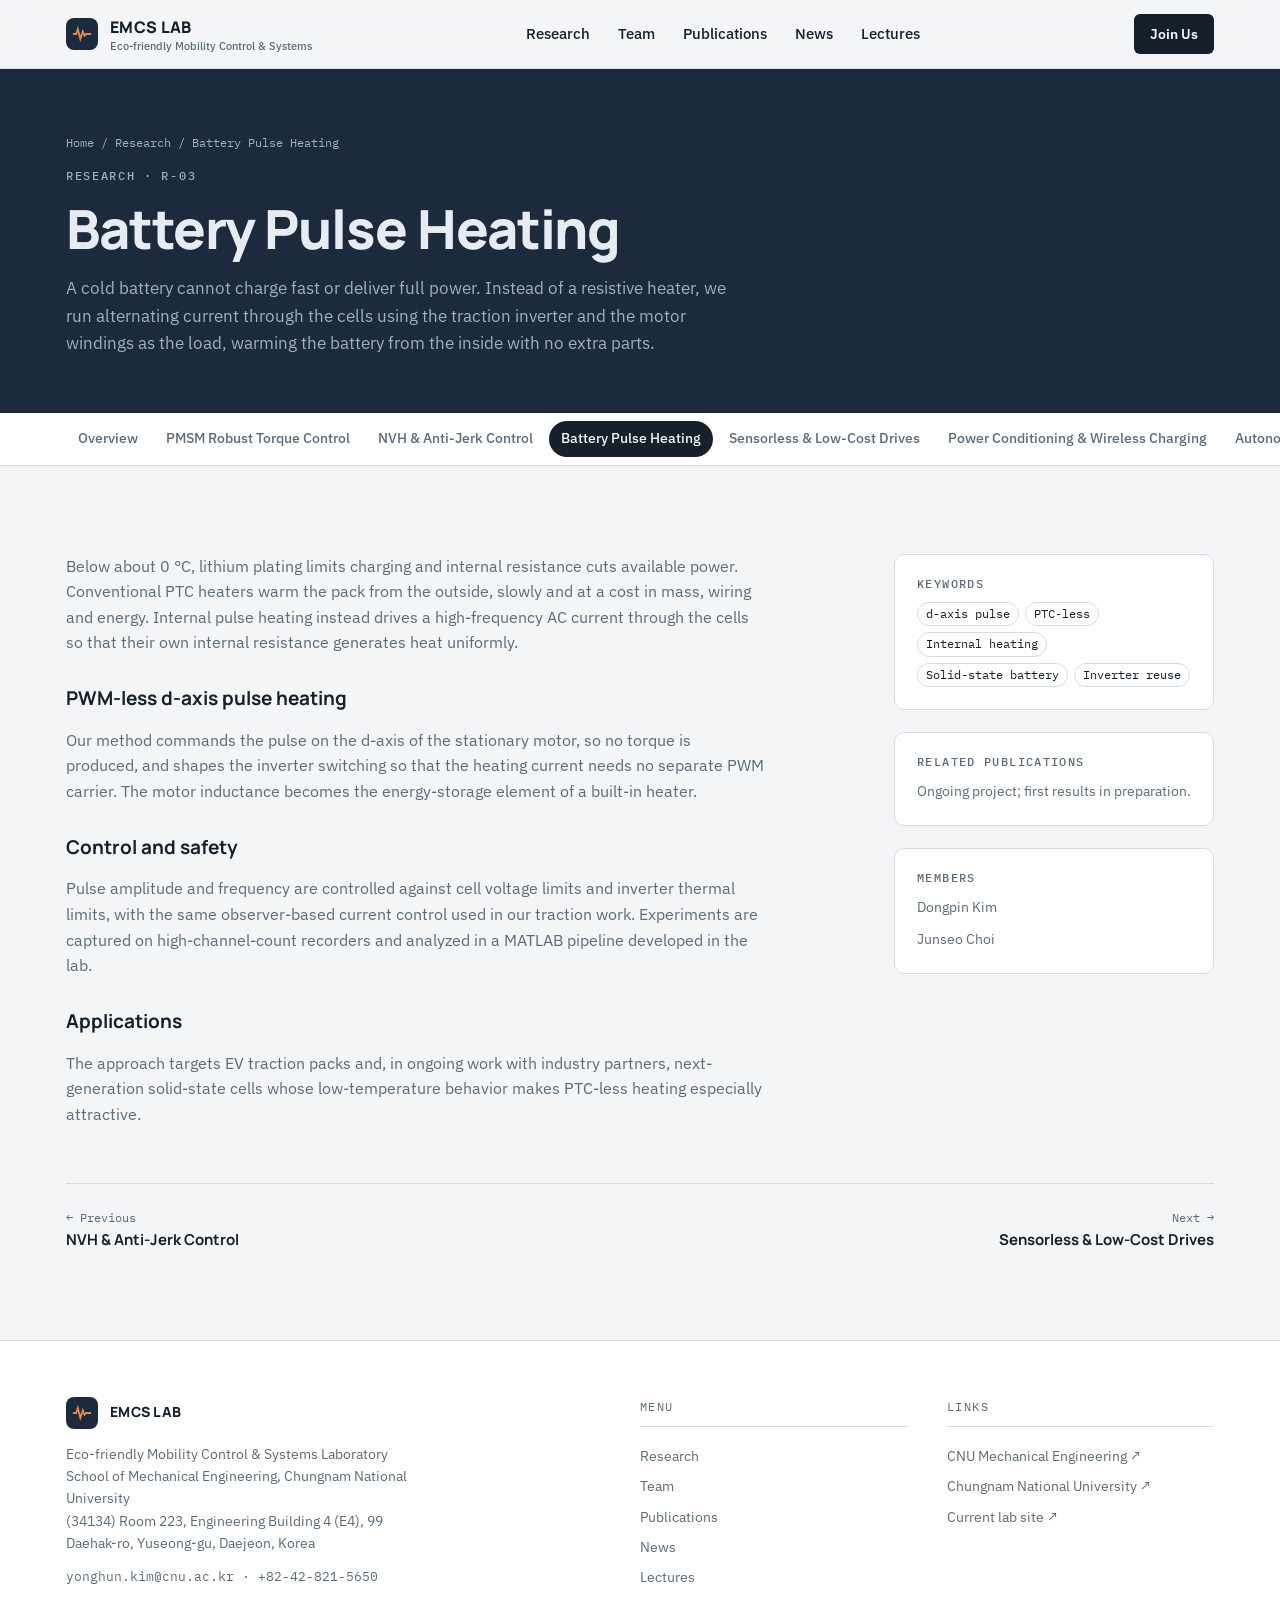
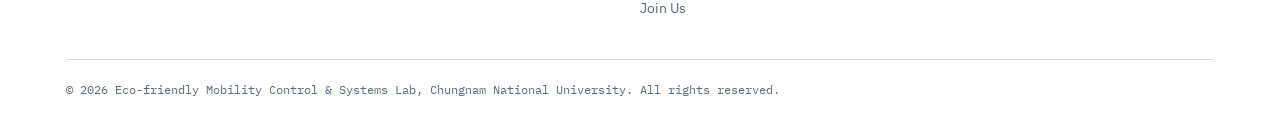
<file: research/heating.html>
<!doctype html>
<html lang="en" data-base="../">
<head>
<meta charset="utf-8">
<meta name="viewport" content="width=device-width, initial-scale=1, viewport-fit=cover">
<title>Battery Pulse Heating — EMCS Lab</title>
<meta name="description" content="Heating EV batteries from the inside using the inverter and motor already on board: PWM-less d-axis current pulses that warm cells at low temperature without a PTC heater.">
<meta property="og:title" content="Battery Pulse Heating — EMCS Lab">
<meta property="og:description" content="Heating EV batteries from the inside using the inverter and motor already on board: PWM-less d-axis current pulses that warm cells at low temperature without a PTC heater.">
<meta property="og:site_name" content="EMCS Lab, Chungnam National University">
<link rel="icon" href="../assets/favicon.svg" type="image/svg+xml">
<link rel="stylesheet" href="https://fonts.googleapis.com/css2?family=Manrope:wght@500;600;700;800&family=IBM+Plex+Sans:wght@400;500;600&family=IBM+Plex+Mono:wght@400;500&display=swap">
<link rel="stylesheet" href="../assets/style.css">
</head>
<body data-research="heating">
<nav class="nav">
  <div class="wrap">
    <a class="brand" href="../index.html">
      <span class="mark"><svg viewBox="0 0 24 24" fill="none" stroke="#E08A52" stroke-width="2.2" stroke-linecap="round"><path d="M2 12h3l2-6 3 12 3-9 2 5 2-2h5"/></svg></span>
      <span>EMCS LAB<small>Eco-friendly Mobility Control &amp; Systems</small></span>
    </a>
    <ul>
      <li><a href="../research/index.html">Research</a></li>
      <li><a href="../index.html#team">Team</a></li>
      <li><a href="../publications/index.html">Publications</a></li>
      <li><a href="../index.html#news">News</a></li>
      <li><a href="../index.html#lectures">Lectures</a></li>
    </ul>
    <a class="cta" href="../index.html#join">Join Us</a>
  </div>
</nav>

  <header class="phead"><div class="wrap">
    <div class="crumb"><a href="../index.html">Home</a> / <a href="../research/index.html">Research</a> / <span id="rd-crumb"></span></div>
    <div class="eyebrow" id="rd-idx"></div>
    <h1 id="rd-title"></h1>
    <p id="rd-lead"></p>
  </div></header>
  <div class="subnav"><div class="wrap" id="rd-subnav"></div></div>
  <section class="band"><div class="wrap">
    <div class="rdetail">
      <div class="body" id="rd-body"></div>
      <aside class="aside">
        <div class="abox"><h4>Keywords</h4><div class="kw" id="rd-kw"></div></div>
        <div class="abox"><h4>Related publications</h4><ul id="rd-pubs"></ul></div>
        <div class="abox"><h4>Members</h4><ul id="rd-members"></ul></div>
      </aside>
    </div>
    <div class="rnav" id="rd-nav"></div>
  </div></section>
<footer>
  <div class="wrap">
    <div class="cols">
      <div>
        <div class="brand" style="color:var(--fg)"><span class="mark"><svg viewBox="0 0 24 24" fill="none" stroke="#E08A52" stroke-width="2.2" stroke-linecap="round"><path d="M2 12h3l2-6 3 12 3-9 2 5 2-2h5"/></svg></span><span>EMCS LAB</span></div>
        <p style="margin-top:14px;max-width:46ch">Eco-friendly Mobility Control &amp; Systems Laboratory<br>School of Mechanical Engineering, Chungnam National University<br>(34134) Room 223, Engineering Building 4 (E4), 99 Daehak-ro, Yuseong-gu, Daejeon, Korea</p>
        <p style="margin-top:12px;font-family:var(--mono);font-size:13px">yonghun.kim@cnu.ac.kr · +82-42-821-5650</p>
      </div>
      <div><div class="group" style="margin-top:0">Menu</div><ul><li><a href="../research/index.html">Research</a></li><li><a href="../index.html#team">Team</a></li><li><a href="../publications/index.html">Publications</a></li><li><a href="../index.html#news">News</a></li><li><a href="../index.html#lectures">Lectures</a></li><li><a href="../index.html#join">Join Us</a></li></ul></div>
      <div><div class="group" style="margin-top:0">Links</div><ul><li><a href="https://me.cnu.ac.kr" target="_blank" rel="noopener">CNU Mechanical Engineering ↗</a></li><li><a href="https://www.cnu.ac.kr" target="_blank" rel="noopener">Chungnam National University ↗</a></li><li><a href="https://emcslab.imweb.me" target="_blank" rel="noopener">Current lab site ↗</a></li></ul></div>
    </div>
    <div class="copy">© 2026 Eco-friendly Mobility Control &amp; Systems Lab, Chungnam National University. All rights reserved.</div>
  </div>
</footer>
<script src="../data/research.js"></script>
<script src="../data/publications.js"></script>
<script src="../assets/site.js"></script>
</body>
</html>
</file>
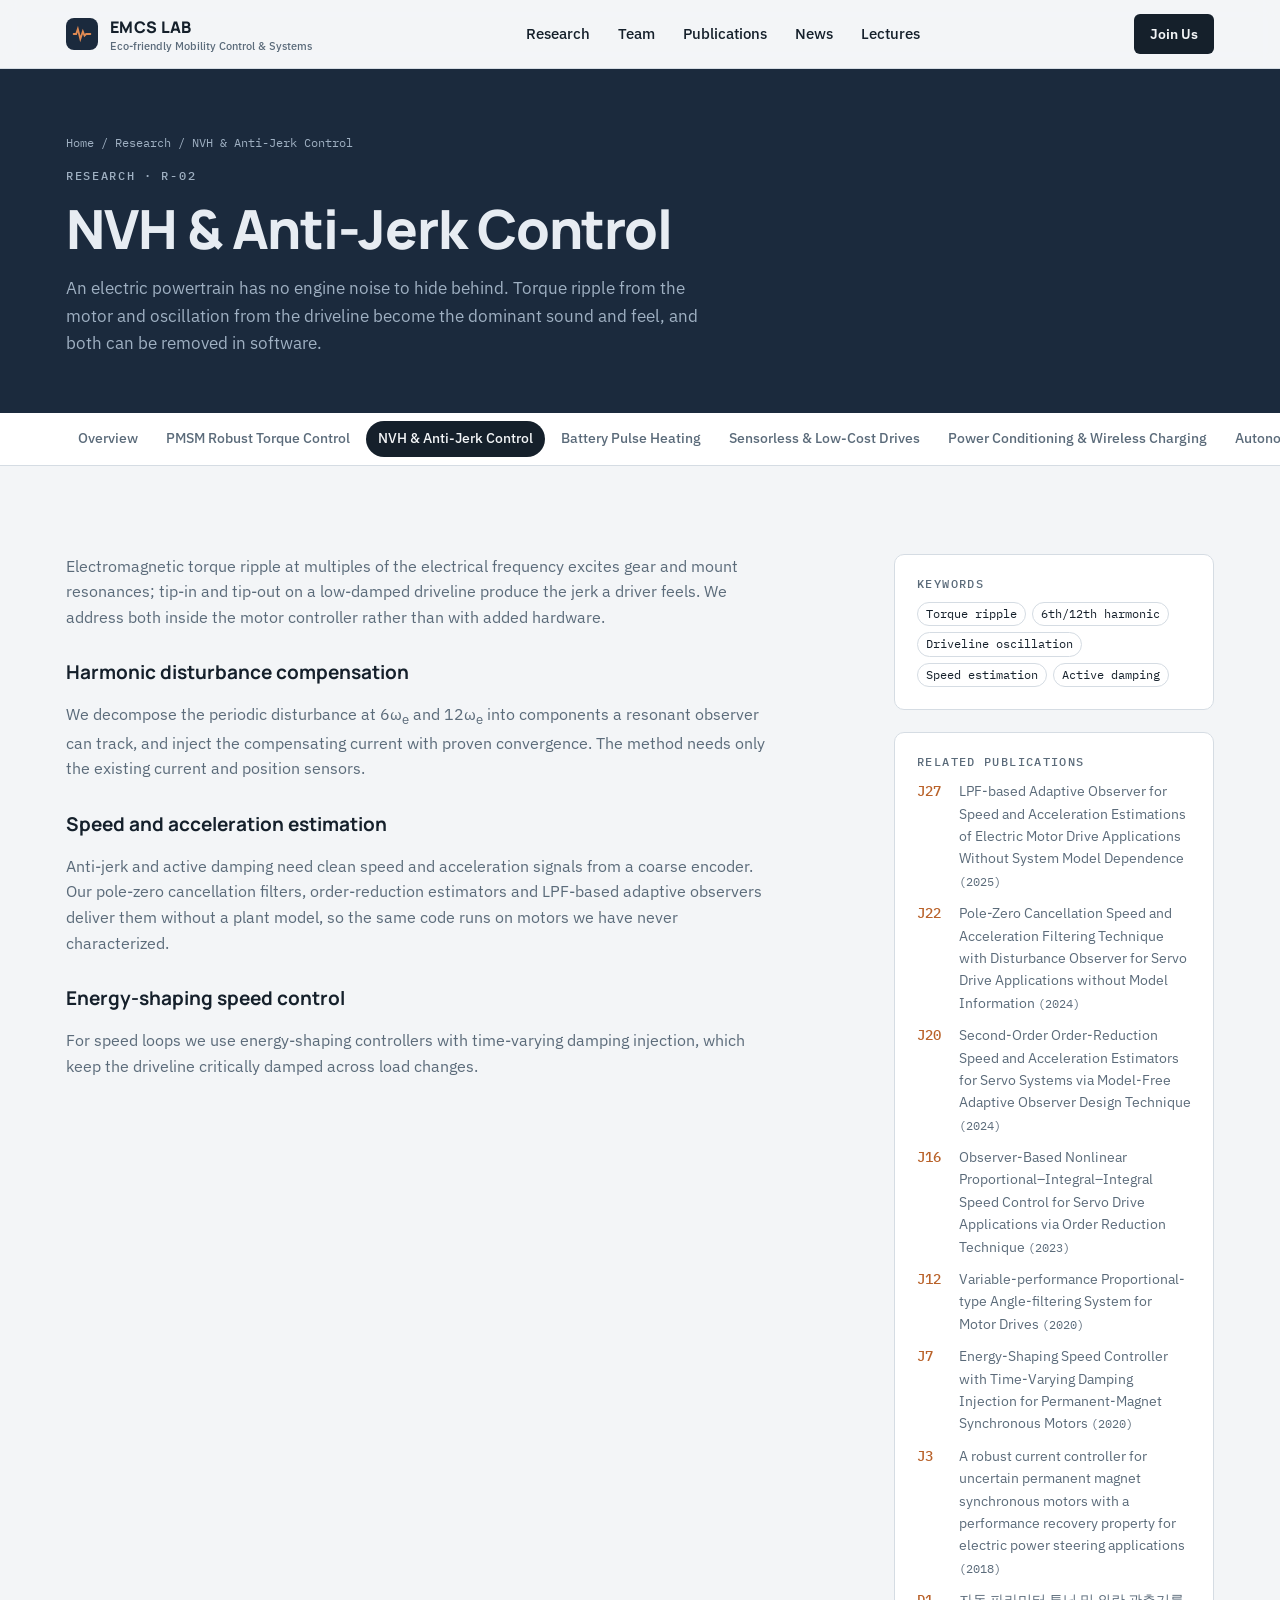
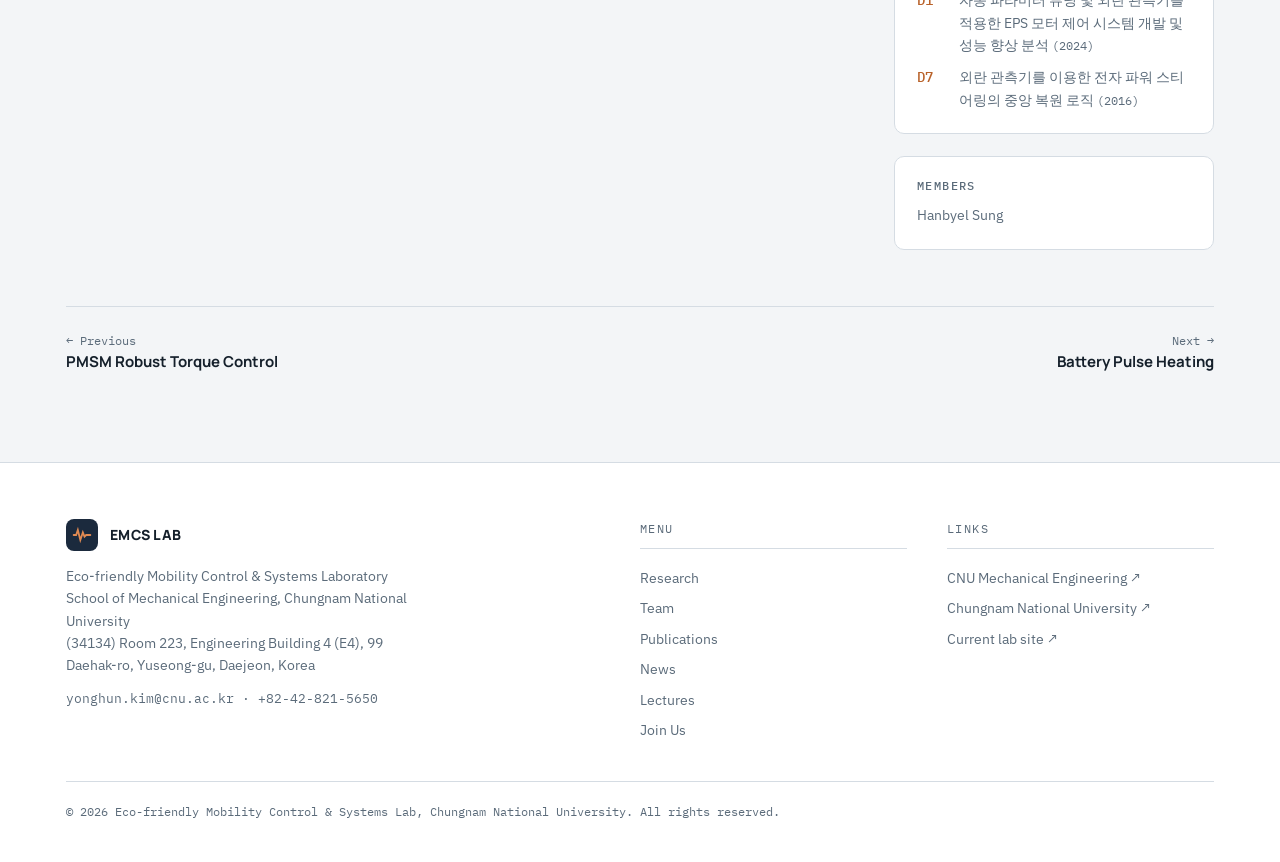
<file: research/nvh.html>
<!doctype html>
<html lang="en" data-base="../">
<head>
<meta charset="utf-8">
<meta name="viewport" content="width=device-width, initial-scale=1, viewport-fit=cover">
<title>NVH & Anti-Jerk Control — EMCS Lab</title>
<meta name="description" content="Harmonic torque ripple compensation and driveline anti-jerk control that make electric powertrains quieter and smoother without extra sensors.">
<meta property="og:title" content="NVH & Anti-Jerk Control — EMCS Lab">
<meta property="og:description" content="Harmonic torque ripple compensation and driveline anti-jerk control that make electric powertrains quieter and smoother without extra sensors.">
<meta property="og:site_name" content="EMCS Lab, Chungnam National University">
<link rel="icon" href="../assets/favicon.svg" type="image/svg+xml">
<link rel="stylesheet" href="https://fonts.googleapis.com/css2?family=Manrope:wght@500;600;700;800&family=IBM+Plex+Sans:wght@400;500;600&family=IBM+Plex+Mono:wght@400;500&display=swap">
<link rel="stylesheet" href="../assets/style.css">
</head>
<body data-research="nvh">
<nav class="nav">
  <div class="wrap">
    <a class="brand" href="../index.html">
      <span class="mark"><svg viewBox="0 0 24 24" fill="none" stroke="#E08A52" stroke-width="2.2" stroke-linecap="round"><path d="M2 12h3l2-6 3 12 3-9 2 5 2-2h5"/></svg></span>
      <span>EMCS LAB<small>Eco-friendly Mobility Control &amp; Systems</small></span>
    </a>
    <ul>
      <li><a href="../research/index.html">Research</a></li>
      <li><a href="../index.html#team">Team</a></li>
      <li><a href="../publications/index.html">Publications</a></li>
      <li><a href="../index.html#news">News</a></li>
      <li><a href="../index.html#lectures">Lectures</a></li>
    </ul>
    <a class="cta" href="../index.html#join">Join Us</a>
  </div>
</nav>

  <header class="phead"><div class="wrap">
    <div class="crumb"><a href="../index.html">Home</a> / <a href="../research/index.html">Research</a> / <span id="rd-crumb"></span></div>
    <div class="eyebrow" id="rd-idx"></div>
    <h1 id="rd-title"></h1>
    <p id="rd-lead"></p>
  </div></header>
  <div class="subnav"><div class="wrap" id="rd-subnav"></div></div>
  <section class="band"><div class="wrap">
    <div class="rdetail">
      <div class="body" id="rd-body"></div>
      <aside class="aside">
        <div class="abox"><h4>Keywords</h4><div class="kw" id="rd-kw"></div></div>
        <div class="abox"><h4>Related publications</h4><ul id="rd-pubs"></ul></div>
        <div class="abox"><h4>Members</h4><ul id="rd-members"></ul></div>
      </aside>
    </div>
    <div class="rnav" id="rd-nav"></div>
  </div></section>
<footer>
  <div class="wrap">
    <div class="cols">
      <div>
        <div class="brand" style="color:var(--fg)"><span class="mark"><svg viewBox="0 0 24 24" fill="none" stroke="#E08A52" stroke-width="2.2" stroke-linecap="round"><path d="M2 12h3l2-6 3 12 3-9 2 5 2-2h5"/></svg></span><span>EMCS LAB</span></div>
        <p style="margin-top:14px;max-width:46ch">Eco-friendly Mobility Control &amp; Systems Laboratory<br>School of Mechanical Engineering, Chungnam National University<br>(34134) Room 223, Engineering Building 4 (E4), 99 Daehak-ro, Yuseong-gu, Daejeon, Korea</p>
        <p style="margin-top:12px;font-family:var(--mono);font-size:13px">yonghun.kim@cnu.ac.kr · +82-42-821-5650</p>
      </div>
      <div><div class="group" style="margin-top:0">Menu</div><ul><li><a href="../research/index.html">Research</a></li><li><a href="../index.html#team">Team</a></li><li><a href="../publications/index.html">Publications</a></li><li><a href="../index.html#news">News</a></li><li><a href="../index.html#lectures">Lectures</a></li><li><a href="../index.html#join">Join Us</a></li></ul></div>
      <div><div class="group" style="margin-top:0">Links</div><ul><li><a href="https://me.cnu.ac.kr" target="_blank" rel="noopener">CNU Mechanical Engineering ↗</a></li><li><a href="https://www.cnu.ac.kr" target="_blank" rel="noopener">Chungnam National University ↗</a></li><li><a href="https://emcslab.imweb.me" target="_blank" rel="noopener">Current lab site ↗</a></li></ul></div>
    </div>
    <div class="copy">© 2026 Eco-friendly Mobility Control &amp; Systems Lab, Chungnam National University. All rights reserved.</div>
  </div>
</footer>
<script src="../data/research.js"></script>
<script src="../data/publications.js"></script>
<script src="../assets/site.js"></script>
</body>
</html>
</file>
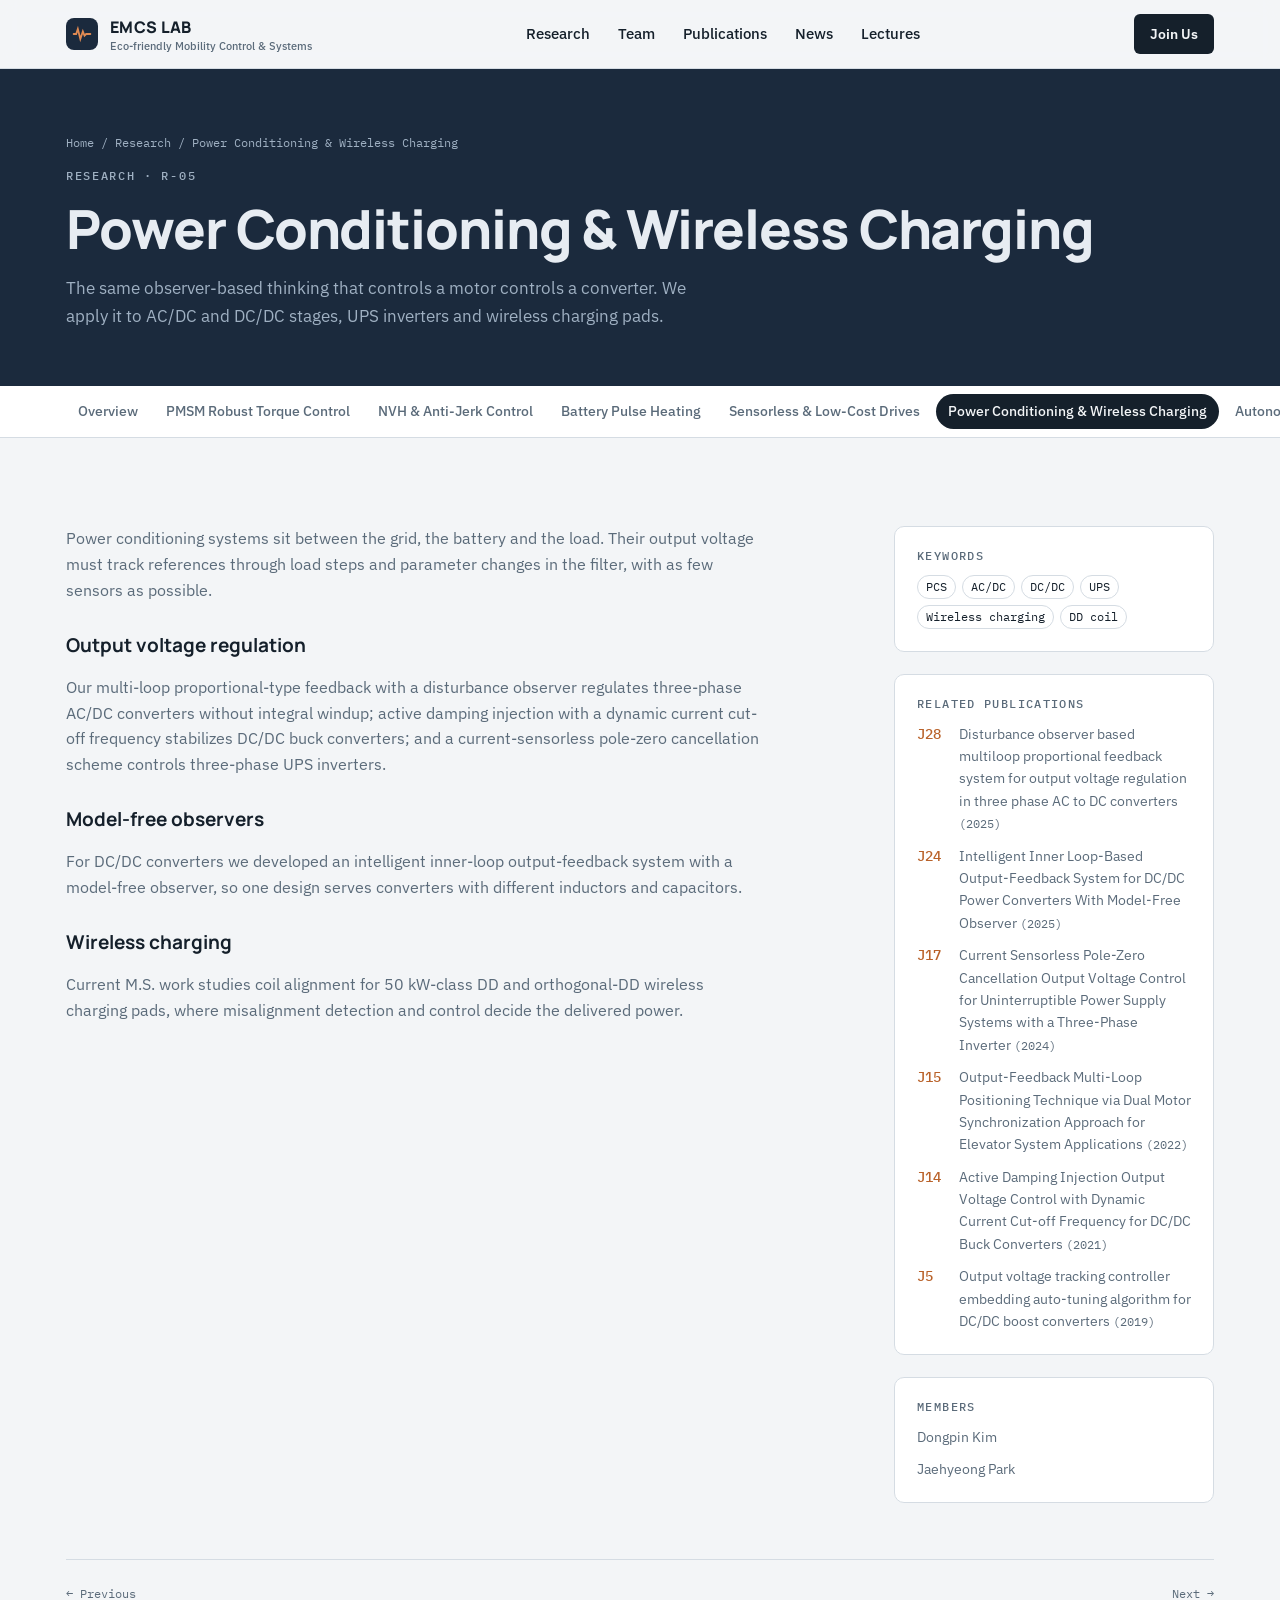
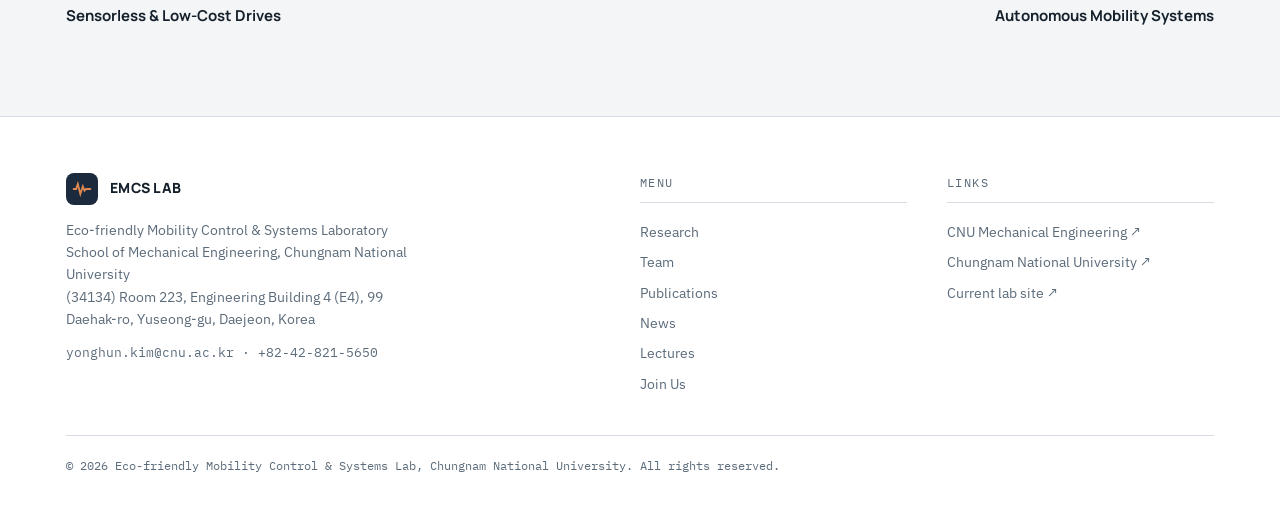
<file: research/pcs.html>
<!doctype html>
<html lang="en" data-base="../">
<head>
<meta charset="utf-8">
<meta name="viewport" content="width=device-width, initial-scale=1, viewport-fit=cover">
<title>Power Conditioning & Wireless Charging — EMCS Lab</title>
<meta name="description" content="Bidirectional PCS control and coil alignment for 50 kW-class DD wireless charging, extending the lab's drive-control methods to grid-side converters.">
<meta property="og:title" content="Power Conditioning & Wireless Charging — EMCS Lab">
<meta property="og:description" content="Bidirectional PCS control and coil alignment for 50 kW-class DD wireless charging, extending the lab's drive-control methods to grid-side converters.">
<meta property="og:site_name" content="EMCS Lab, Chungnam National University">
<link rel="icon" href="../assets/favicon.svg" type="image/svg+xml">
<link rel="stylesheet" href="https://fonts.googleapis.com/css2?family=Manrope:wght@500;600;700;800&family=IBM+Plex+Sans:wght@400;500;600&family=IBM+Plex+Mono:wght@400;500&display=swap">
<link rel="stylesheet" href="../assets/style.css">
</head>
<body data-research="pcs">
<nav class="nav">
  <div class="wrap">
    <a class="brand" href="../index.html">
      <span class="mark"><svg viewBox="0 0 24 24" fill="none" stroke="#E08A52" stroke-width="2.2" stroke-linecap="round"><path d="M2 12h3l2-6 3 12 3-9 2 5 2-2h5"/></svg></span>
      <span>EMCS LAB<small>Eco-friendly Mobility Control &amp; Systems</small></span>
    </a>
    <ul>
      <li><a href="../research/index.html">Research</a></li>
      <li><a href="../index.html#team">Team</a></li>
      <li><a href="../publications/index.html">Publications</a></li>
      <li><a href="../index.html#news">News</a></li>
      <li><a href="../index.html#lectures">Lectures</a></li>
    </ul>
    <a class="cta" href="../index.html#join">Join Us</a>
  </div>
</nav>

  <header class="phead"><div class="wrap">
    <div class="crumb"><a href="../index.html">Home</a> / <a href="../research/index.html">Research</a> / <span id="rd-crumb"></span></div>
    <div class="eyebrow" id="rd-idx"></div>
    <h1 id="rd-title"></h1>
    <p id="rd-lead"></p>
  </div></header>
  <div class="subnav"><div class="wrap" id="rd-subnav"></div></div>
  <section class="band"><div class="wrap">
    <div class="rdetail">
      <div class="body" id="rd-body"></div>
      <aside class="aside">
        <div class="abox"><h4>Keywords</h4><div class="kw" id="rd-kw"></div></div>
        <div class="abox"><h4>Related publications</h4><ul id="rd-pubs"></ul></div>
        <div class="abox"><h4>Members</h4><ul id="rd-members"></ul></div>
      </aside>
    </div>
    <div class="rnav" id="rd-nav"></div>
  </div></section>
<footer>
  <div class="wrap">
    <div class="cols">
      <div>
        <div class="brand" style="color:var(--fg)"><span class="mark"><svg viewBox="0 0 24 24" fill="none" stroke="#E08A52" stroke-width="2.2" stroke-linecap="round"><path d="M2 12h3l2-6 3 12 3-9 2 5 2-2h5"/></svg></span><span>EMCS LAB</span></div>
        <p style="margin-top:14px;max-width:46ch">Eco-friendly Mobility Control &amp; Systems Laboratory<br>School of Mechanical Engineering, Chungnam National University<br>(34134) Room 223, Engineering Building 4 (E4), 99 Daehak-ro, Yuseong-gu, Daejeon, Korea</p>
        <p style="margin-top:12px;font-family:var(--mono);font-size:13px">yonghun.kim@cnu.ac.kr · +82-42-821-5650</p>
      </div>
      <div><div class="group" style="margin-top:0">Menu</div><ul><li><a href="../research/index.html">Research</a></li><li><a href="../index.html#team">Team</a></li><li><a href="../publications/index.html">Publications</a></li><li><a href="../index.html#news">News</a></li><li><a href="../index.html#lectures">Lectures</a></li><li><a href="../index.html#join">Join Us</a></li></ul></div>
      <div><div class="group" style="margin-top:0">Links</div><ul><li><a href="https://me.cnu.ac.kr" target="_blank" rel="noopener">CNU Mechanical Engineering ↗</a></li><li><a href="https://www.cnu.ac.kr" target="_blank" rel="noopener">Chungnam National University ↗</a></li><li><a href="https://emcslab.imweb.me" target="_blank" rel="noopener">Current lab site ↗</a></li></ul></div>
    </div>
    <div class="copy">© 2026 Eco-friendly Mobility Control &amp; Systems Lab, Chungnam National University. All rights reserved.</div>
  </div>
</footer>
<script src="../data/research.js"></script>
<script src="../data/publications.js"></script>
<script src="../assets/site.js"></script>
</body>
</html>
</file>
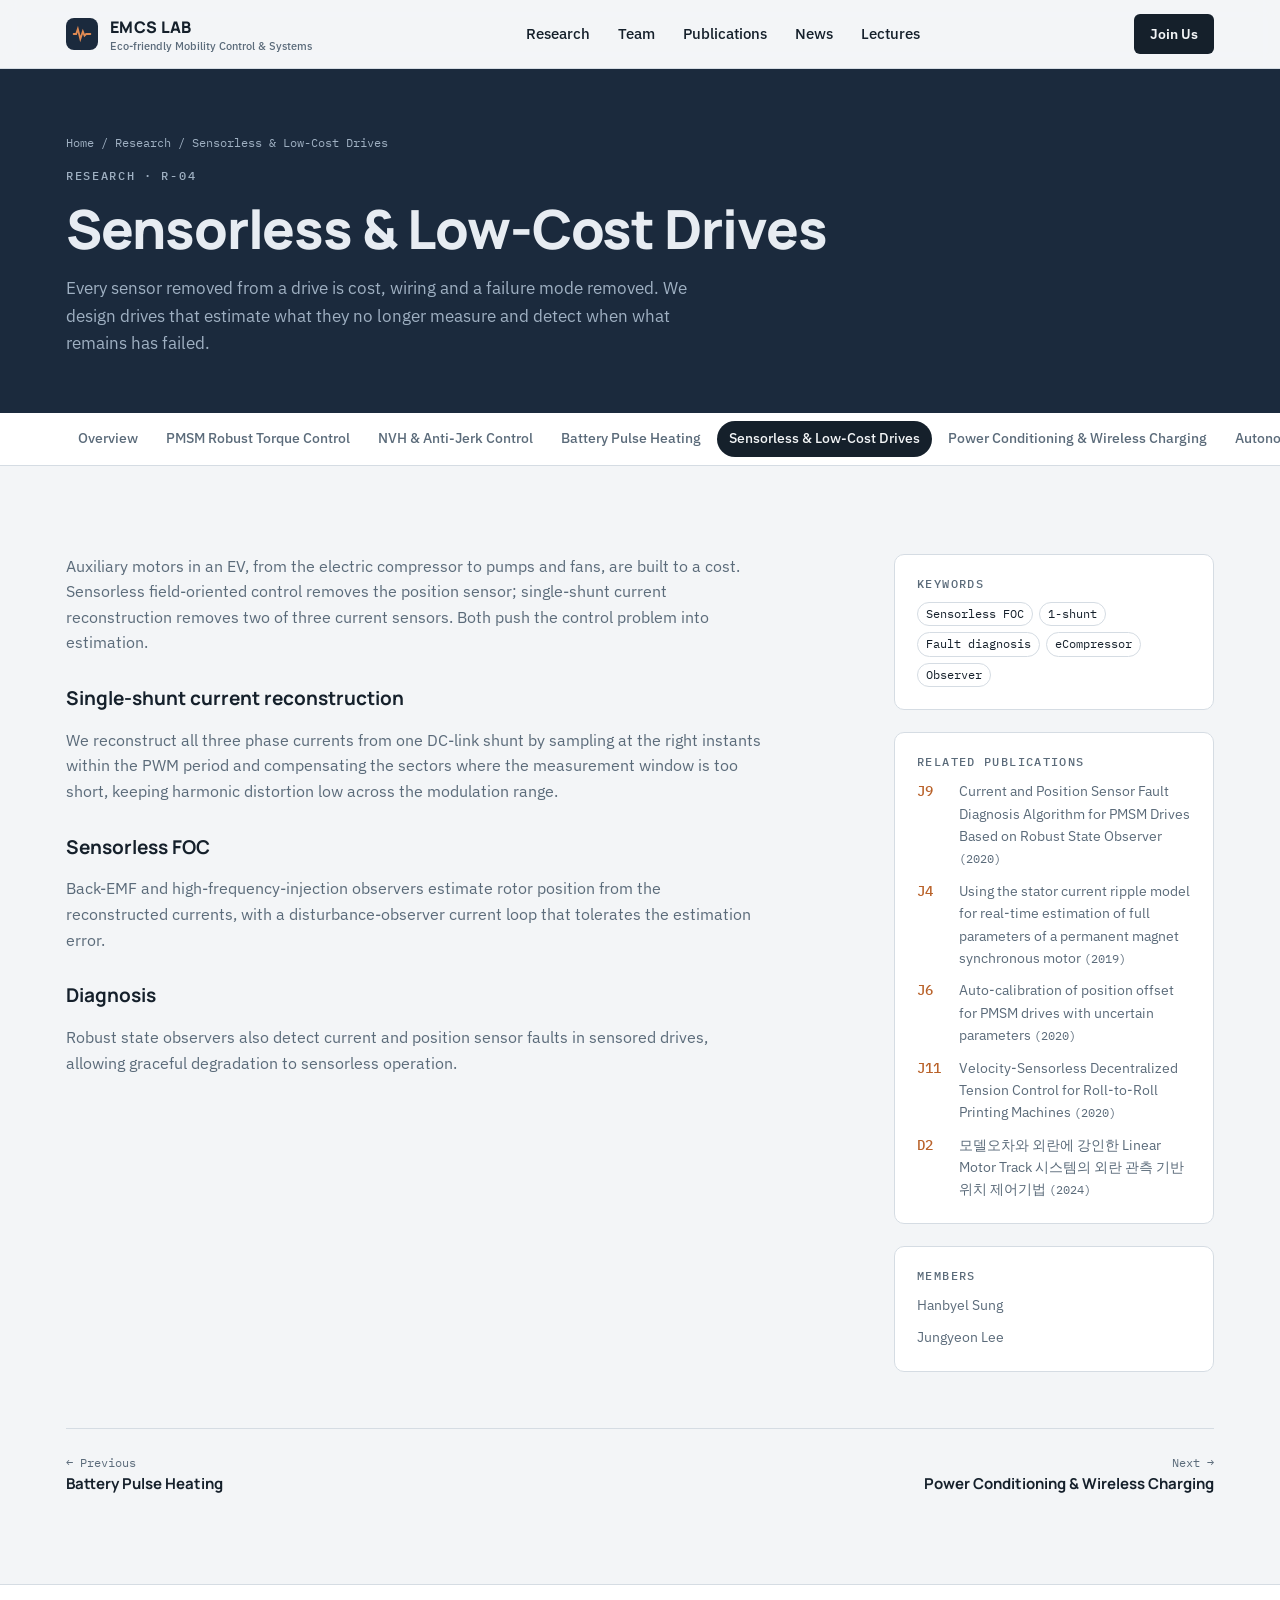
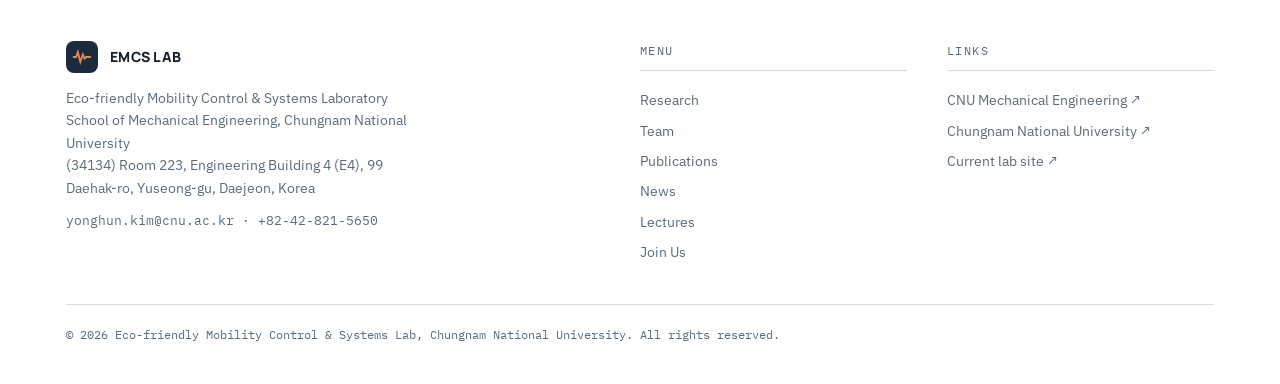
<file: research/sensorless.html>
<!doctype html>
<html lang="en" data-base="../">
<head>
<meta charset="utf-8">
<meta name="viewport" content="width=device-width, initial-scale=1, viewport-fit=cover">
<title>Sensorless & Low-Cost Drives — EMCS Lab</title>
<meta name="description" content="Position-sensorless FOC, single-shunt current reconstruction and motor diagnosis for cost-constrained drives such as eCompressors and auxiliary motors.">
<meta property="og:title" content="Sensorless & Low-Cost Drives — EMCS Lab">
<meta property="og:description" content="Position-sensorless FOC, single-shunt current reconstruction and motor diagnosis for cost-constrained drives such as eCompressors and auxiliary motors.">
<meta property="og:site_name" content="EMCS Lab, Chungnam National University">
<link rel="icon" href="../assets/favicon.svg" type="image/svg+xml">
<link rel="stylesheet" href="https://fonts.googleapis.com/css2?family=Manrope:wght@500;600;700;800&family=IBM+Plex+Sans:wght@400;500;600&family=IBM+Plex+Mono:wght@400;500&display=swap">
<link rel="stylesheet" href="../assets/style.css">
</head>
<body data-research="sensorless">
<nav class="nav">
  <div class="wrap">
    <a class="brand" href="../index.html">
      <span class="mark"><svg viewBox="0 0 24 24" fill="none" stroke="#E08A52" stroke-width="2.2" stroke-linecap="round"><path d="M2 12h3l2-6 3 12 3-9 2 5 2-2h5"/></svg></span>
      <span>EMCS LAB<small>Eco-friendly Mobility Control &amp; Systems</small></span>
    </a>
    <ul>
      <li><a href="../research/index.html">Research</a></li>
      <li><a href="../index.html#team">Team</a></li>
      <li><a href="../publications/index.html">Publications</a></li>
      <li><a href="../index.html#news">News</a></li>
      <li><a href="../index.html#lectures">Lectures</a></li>
    </ul>
    <a class="cta" href="../index.html#join">Join Us</a>
  </div>
</nav>

  <header class="phead"><div class="wrap">
    <div class="crumb"><a href="../index.html">Home</a> / <a href="../research/index.html">Research</a> / <span id="rd-crumb"></span></div>
    <div class="eyebrow" id="rd-idx"></div>
    <h1 id="rd-title"></h1>
    <p id="rd-lead"></p>
  </div></header>
  <div class="subnav"><div class="wrap" id="rd-subnav"></div></div>
  <section class="band"><div class="wrap">
    <div class="rdetail">
      <div class="body" id="rd-body"></div>
      <aside class="aside">
        <div class="abox"><h4>Keywords</h4><div class="kw" id="rd-kw"></div></div>
        <div class="abox"><h4>Related publications</h4><ul id="rd-pubs"></ul></div>
        <div class="abox"><h4>Members</h4><ul id="rd-members"></ul></div>
      </aside>
    </div>
    <div class="rnav" id="rd-nav"></div>
  </div></section>
<footer>
  <div class="wrap">
    <div class="cols">
      <div>
        <div class="brand" style="color:var(--fg)"><span class="mark"><svg viewBox="0 0 24 24" fill="none" stroke="#E08A52" stroke-width="2.2" stroke-linecap="round"><path d="M2 12h3l2-6 3 12 3-9 2 5 2-2h5"/></svg></span><span>EMCS LAB</span></div>
        <p style="margin-top:14px;max-width:46ch">Eco-friendly Mobility Control &amp; Systems Laboratory<br>School of Mechanical Engineering, Chungnam National University<br>(34134) Room 223, Engineering Building 4 (E4), 99 Daehak-ro, Yuseong-gu, Daejeon, Korea</p>
        <p style="margin-top:12px;font-family:var(--mono);font-size:13px">yonghun.kim@cnu.ac.kr · +82-42-821-5650</p>
      </div>
      <div><div class="group" style="margin-top:0">Menu</div><ul><li><a href="../research/index.html">Research</a></li><li><a href="../index.html#team">Team</a></li><li><a href="../publications/index.html">Publications</a></li><li><a href="../index.html#news">News</a></li><li><a href="../index.html#lectures">Lectures</a></li><li><a href="../index.html#join">Join Us</a></li></ul></div>
      <div><div class="group" style="margin-top:0">Links</div><ul><li><a href="https://me.cnu.ac.kr" target="_blank" rel="noopener">CNU Mechanical Engineering ↗</a></li><li><a href="https://www.cnu.ac.kr" target="_blank" rel="noopener">Chungnam National University ↗</a></li><li><a href="https://emcslab.imweb.me" target="_blank" rel="noopener">Current lab site ↗</a></li></ul></div>
    </div>
    <div class="copy">© 2026 Eco-friendly Mobility Control &amp; Systems Lab, Chungnam National University. All rights reserved.</div>
  </div>
</footer>
<script src="../data/research.js"></script>
<script src="../data/publications.js"></script>
<script src="../assets/site.js"></script>
</body>
</html>
</file>
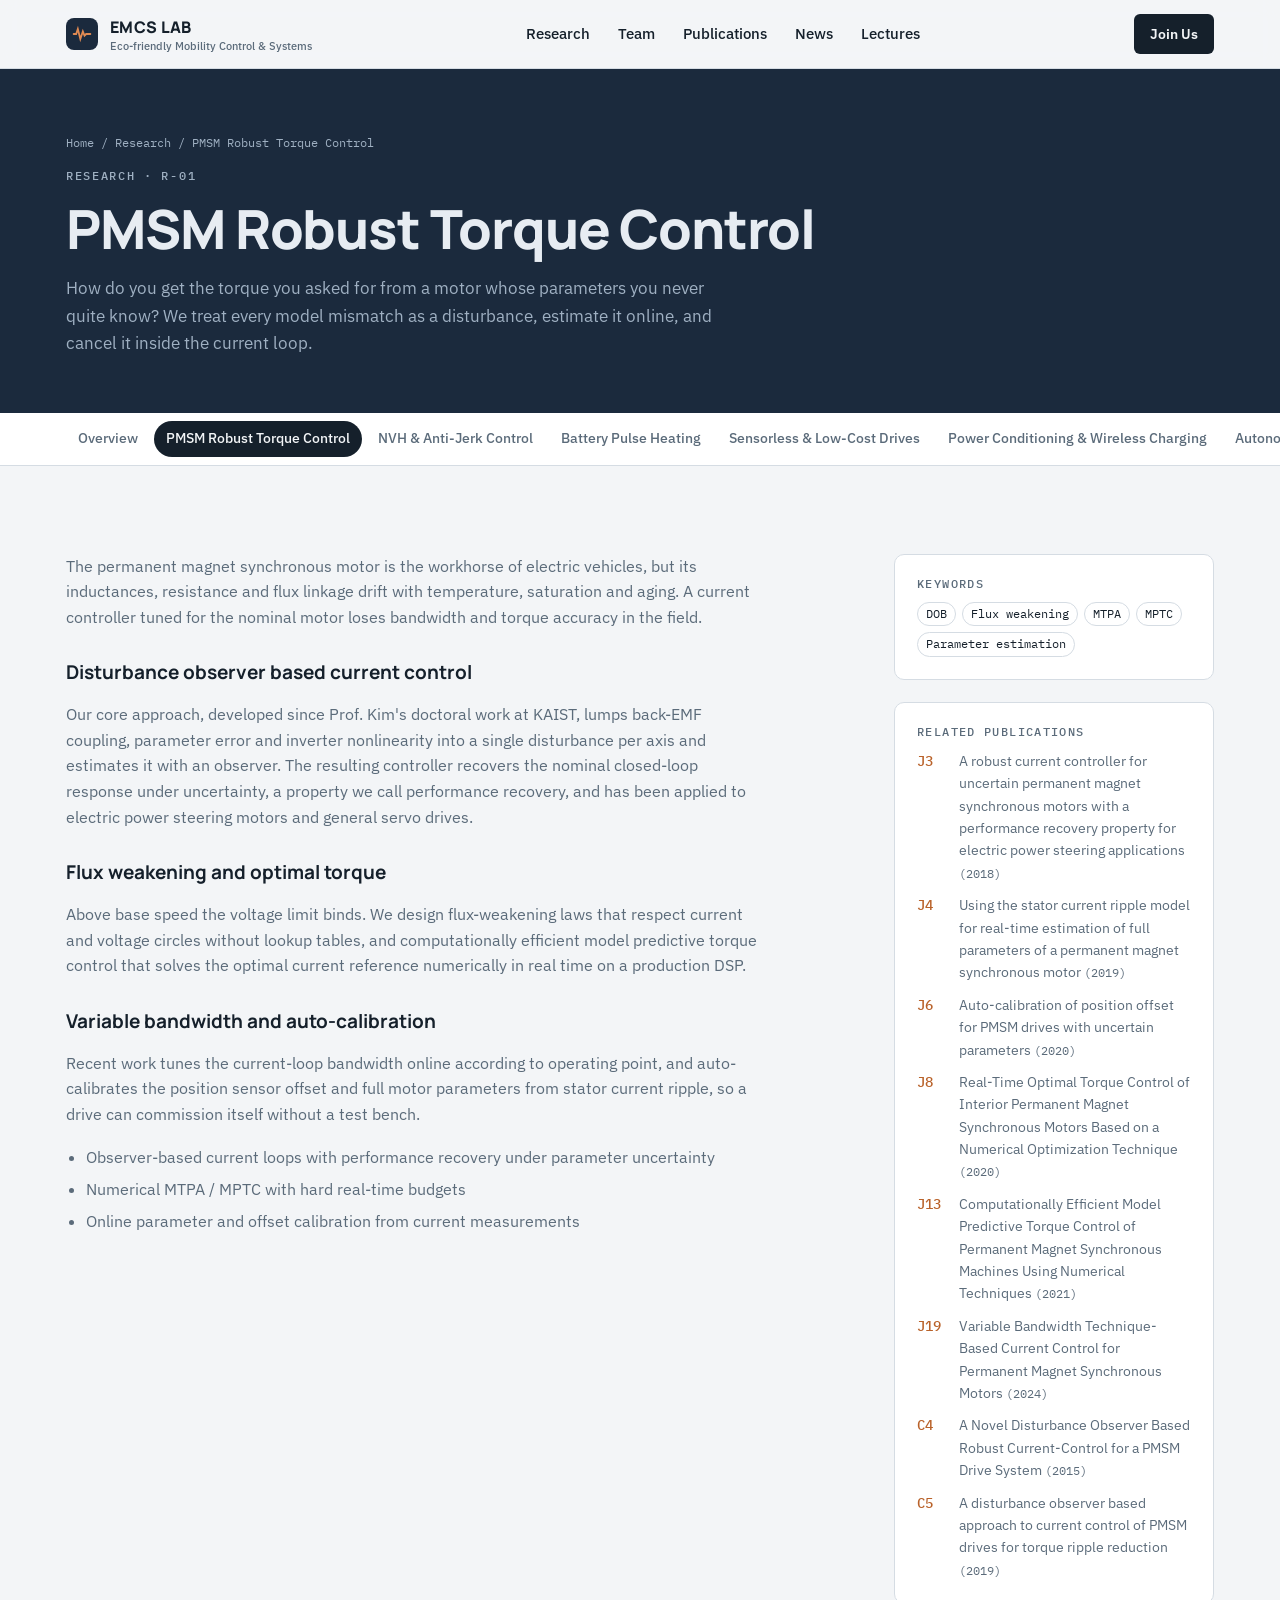
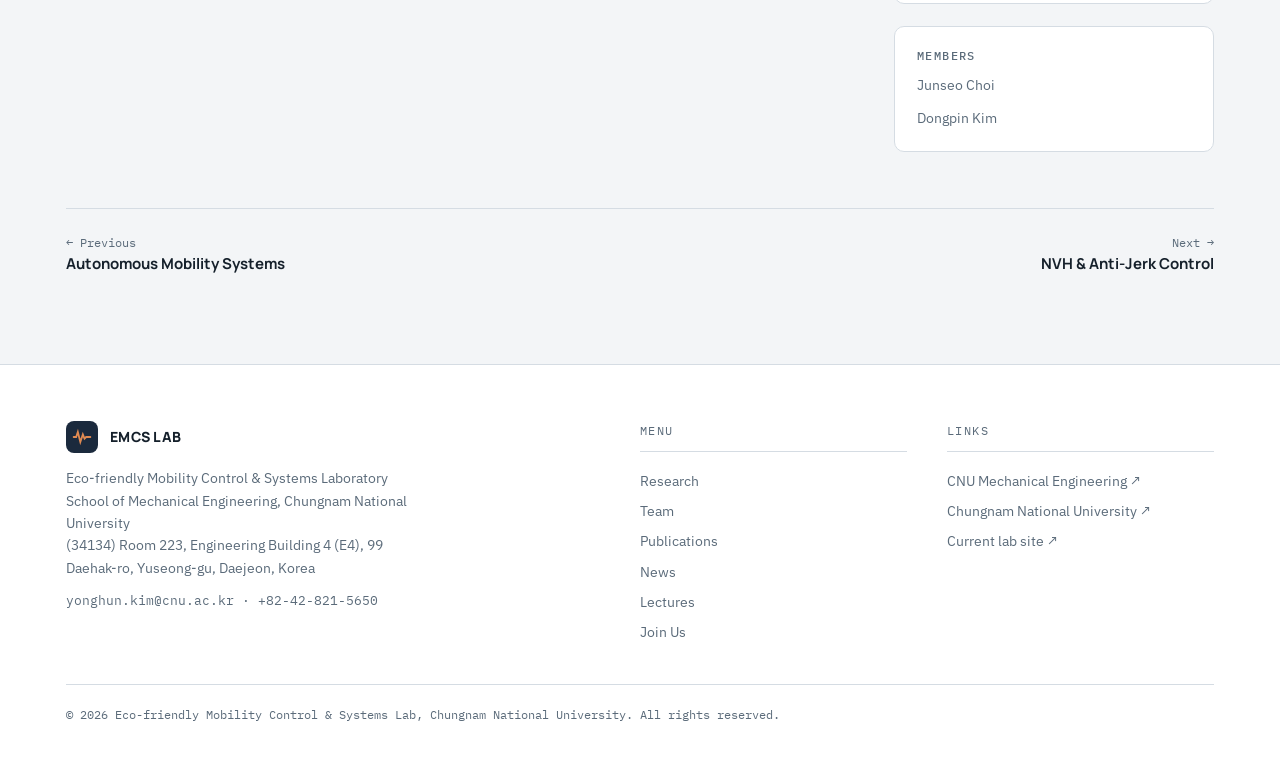
<file: research/torque.html>
<!doctype html>
<html lang="en" data-base="../">
<head>
<meta charset="utf-8">
<meta name="viewport" content="width=device-width, initial-scale=1, viewport-fit=cover">
<title>PMSM Robust Torque Control — EMCS Lab</title>
<meta name="description" content="Disturbance observer based torque control and flux-weakening strategies for traction and compressor motors, robust to parameter drift and inverter nonlinearity.">
<meta property="og:title" content="PMSM Robust Torque Control — EMCS Lab">
<meta property="og:description" content="Disturbance observer based torque control and flux-weakening strategies for traction and compressor motors, robust to parameter drift and inverter nonlinearity.">
<meta property="og:site_name" content="EMCS Lab, Chungnam National University">
<link rel="icon" href="../assets/favicon.svg" type="image/svg+xml">
<link rel="stylesheet" href="https://fonts.googleapis.com/css2?family=Manrope:wght@500;600;700;800&family=IBM+Plex+Sans:wght@400;500;600&family=IBM+Plex+Mono:wght@400;500&display=swap">
<link rel="stylesheet" href="../assets/style.css">
</head>
<body data-research="torque">
<nav class="nav">
  <div class="wrap">
    <a class="brand" href="../index.html">
      <span class="mark"><svg viewBox="0 0 24 24" fill="none" stroke="#E08A52" stroke-width="2.2" stroke-linecap="round"><path d="M2 12h3l2-6 3 12 3-9 2 5 2-2h5"/></svg></span>
      <span>EMCS LAB<small>Eco-friendly Mobility Control &amp; Systems</small></span>
    </a>
    <ul>
      <li><a href="../research/index.html">Research</a></li>
      <li><a href="../index.html#team">Team</a></li>
      <li><a href="../publications/index.html">Publications</a></li>
      <li><a href="../index.html#news">News</a></li>
      <li><a href="../index.html#lectures">Lectures</a></li>
    </ul>
    <a class="cta" href="../index.html#join">Join Us</a>
  </div>
</nav>

  <header class="phead"><div class="wrap">
    <div class="crumb"><a href="../index.html">Home</a> / <a href="../research/index.html">Research</a> / <span id="rd-crumb"></span></div>
    <div class="eyebrow" id="rd-idx"></div>
    <h1 id="rd-title"></h1>
    <p id="rd-lead"></p>
  </div></header>
  <div class="subnav"><div class="wrap" id="rd-subnav"></div></div>
  <section class="band"><div class="wrap">
    <div class="rdetail">
      <div class="body" id="rd-body"></div>
      <aside class="aside">
        <div class="abox"><h4>Keywords</h4><div class="kw" id="rd-kw"></div></div>
        <div class="abox"><h4>Related publications</h4><ul id="rd-pubs"></ul></div>
        <div class="abox"><h4>Members</h4><ul id="rd-members"></ul></div>
      </aside>
    </div>
    <div class="rnav" id="rd-nav"></div>
  </div></section>
<footer>
  <div class="wrap">
    <div class="cols">
      <div>
        <div class="brand" style="color:var(--fg)"><span class="mark"><svg viewBox="0 0 24 24" fill="none" stroke="#E08A52" stroke-width="2.2" stroke-linecap="round"><path d="M2 12h3l2-6 3 12 3-9 2 5 2-2h5"/></svg></span><span>EMCS LAB</span></div>
        <p style="margin-top:14px;max-width:46ch">Eco-friendly Mobility Control &amp; Systems Laboratory<br>School of Mechanical Engineering, Chungnam National University<br>(34134) Room 223, Engineering Building 4 (E4), 99 Daehak-ro, Yuseong-gu, Daejeon, Korea</p>
        <p style="margin-top:12px;font-family:var(--mono);font-size:13px">yonghun.kim@cnu.ac.kr · +82-42-821-5650</p>
      </div>
      <div><div class="group" style="margin-top:0">Menu</div><ul><li><a href="../research/index.html">Research</a></li><li><a href="../index.html#team">Team</a></li><li><a href="../publications/index.html">Publications</a></li><li><a href="../index.html#news">News</a></li><li><a href="../index.html#lectures">Lectures</a></li><li><a href="../index.html#join">Join Us</a></li></ul></div>
      <div><div class="group" style="margin-top:0">Links</div><ul><li><a href="https://me.cnu.ac.kr" target="_blank" rel="noopener">CNU Mechanical Engineering ↗</a></li><li><a href="https://www.cnu.ac.kr" target="_blank" rel="noopener">Chungnam National University ↗</a></li><li><a href="https://emcslab.imweb.me" target="_blank" rel="noopener">Current lab site ↗</a></li></ul></div>
    </div>
    <div class="copy">© 2026 Eco-friendly Mobility Control &amp; Systems Lab, Chungnam National University. All rights reserved.</div>
  </div>
</footer>
<script src="../data/research.js"></script>
<script src="../data/publications.js"></script>
<script src="../assets/site.js"></script>
</body>
</html>
</file>
<file: assets/style.css>
/* Layout: full-width horizontal bands; a 1180px measure inside; hash-routed views (home / research / research-* / publications) */
:root{
  --bg:#F3F5F7;            /* cool paper */
  --surface:#FFFFFF;
  --surface-2:#E9EDF1;
  --fg:#15202B;            /* ink */
  --muted:#5B6B7A;
  --line:#D5DCE3;
  --accent:#B9622A;        /* winding copper */
  --accent-soft:#F4E5DA;
  --navy:#1B2A3D;          /* lab-bench dark band */
  --navy-fg:#E7ECF2;
  --navy-muted:#9FB0C2;
  --display:"Manrope","Pretendard","Apple SD Gothic Neo","Malgun Gothic",system-ui,sans-serif;
  --body:"IBM Plex Sans","Pretendard","Apple SD Gothic Neo","Malgun Gothic",system-ui,sans-serif;
  --mono:"IBM Plex Mono",ui-monospace,SFMono-Regular,Menlo,monospace;
}
@media (prefers-color-scheme: dark){ :root:not([data-theme="light"]){
  --bg:#0F161E; --surface:#161F2A; --surface-2:#1E2935; --fg:#E7ECF2; --muted:#9FB0C2; --line:#2A3744;
  --accent:#E08A52; --accent-soft:#3A2A1F; --navy:#0A1017; --navy-fg:#E7ECF2; --navy-muted:#8A9BAE;
  color-scheme:dark }}
:root[data-theme="dark"]{
  --bg:#0F161E; --surface:#161F2A; --surface-2:#1E2935; --fg:#E7ECF2; --muted:#9FB0C2; --line:#2A3744;
  --accent:#E08A52; --accent-soft:#3A2A1F; --navy:#0A1017; --navy-fg:#E7ECF2; --navy-muted:#8A9BAE;
  color-scheme:dark }

*{box-sizing:border-box}
body{margin:0;background:var(--bg);color:var(--fg);font-family:var(--body);font-size:16px;line-height:1.6;-webkit-font-smoothing:antialiased}
body::before{content:"";position:fixed;inset:0 0 auto;height:env(safe-area-inset-top,0px);z-index:10;background:var(--bg)}
a{color:inherit;text-decoration:none}
a:focus-visible,button:focus-visible{outline:2px solid var(--accent);outline-offset:3px}
h1,h2,h3,h4{font-family:var(--display);margin:0;text-wrap:balance;line-height:1.15}
h2{font-size:clamp(28px,3.4vw,40px);font-weight:700;letter-spacing:-.01em}
h3{font-size:19px;font-weight:700}
h4{font-size:15px;font-weight:700}
p{margin:0}
.wrap{max-width:1180px;margin:0 auto;padding-left:max(16px,env(safe-area-inset-left,0px));padding-right:max(16px,env(safe-area-inset-right,0px))}
.band{padding-block:88px}
.eyebrow{font-family:var(--mono);font-size:12px;letter-spacing:.14em;text-transform:uppercase;color:var(--accent);font-weight:500}
.sec-head{display:flex;justify-content:space-between;align-items:end;gap:24px;flex-wrap:wrap;margin-bottom:40px}
.sec-head .lead{max-width:60ch;color:var(--muted);margin-top:12px}
.more{font-family:var(--display);font-weight:700;font-size:15px;white-space:nowrap;border-bottom:1.5px solid var(--accent);padding-bottom:2px}
.more:hover{color:var(--accent)}
.view[hidden]{display:none}

/* nav */
.nav{position:sticky;top:env(safe-area-inset-top,0px);z-index:9;background:color-mix(in srgb,var(--bg) 88%,transparent);backdrop-filter:blur(10px);border-bottom:1px solid var(--line)}
.nav .wrap{display:flex;align-items:center;justify-content:space-between;gap:24px;height:68px}
.brand{display:flex;align-items:center;gap:12px;font-family:var(--display);font-weight:800;letter-spacing:.02em}
.brand .mark{width:32px;height:32px;border-radius:8px;background:var(--navy);display:grid;place-items:center;flex:none}
.brand .mark svg{width:20px;height:20px}
.brand small{display:block;font-family:var(--body);font-weight:500;font-size:11px;color:var(--muted);letter-spacing:0;line-height:1.2}
.nav ul{list-style:none;margin:0;padding:0;display:flex;gap:28px;font-size:14.5px;font-weight:500}
.nav ul a:hover,.nav ul a.on{color:var(--accent)}
.nav .cta{background:var(--fg);color:var(--bg);padding:9px 16px;border-radius:6px;font-weight:600;font-size:14px;white-space:nowrap}
@media(max-width:860px){.nav ul{display:none}}
.subnav{background:var(--surface);border-bottom:1px solid var(--line);overflow-x:auto}
.subnav .wrap{display:flex;gap:4px;padding-block:8px;white-space:nowrap;min-width:0}
.subnav a{font-size:13.5px;font-weight:500;padding:7px 12px;border-radius:999px;color:var(--muted)}
.subnav a.on{background:var(--fg);color:var(--bg)}
.subnav a:hover:not(.on){color:var(--fg)}

/* hero */
.hero{background:var(--navy);color:var(--navy-fg);position:relative;overflow:hidden}
.hero .wrap{display:grid;grid-template-columns:1.05fr .95fr;gap:56px;align-items:center;padding-block:96px}
.hero .eyebrow{color:var(--navy-muted)}
.hero h1{font-size:clamp(38px,5.2vw,66px);font-weight:800;letter-spacing:-.025em;margin:18px 0 22px}
.hero h1 em{font-style:normal;color:var(--accent)}
.hero .lead{font-size:18px;color:var(--navy-muted);max-width:56ch}
.hero .btns{display:flex;gap:12px;flex-wrap:wrap;margin-top:34px}
.btn{font-family:var(--display);font-weight:700;font-size:15px;padding:13px 22px;border-radius:6px;border:1.5px solid transparent;display:inline-block}
.btn.primary{background:var(--accent);color:#fff}
.btn.ghost{border-color:var(--navy-muted);color:var(--navy-fg)}
.btn:hover{filter:brightness(1.08)}
.scope{background:#0B121A;border:1px solid #2A3744;border-radius:10px;padding:14px 16px 10px;box-shadow:0 30px 60px rgba(0,0,0,.35);max-width:100%}
.scope .hud{display:flex;justify-content:space-between;font-family:var(--mono);font-size:11.5px;color:#8A9BAE;margin-bottom:6px;gap:12px;flex-wrap:wrap}
.scope canvas{width:100%;height:auto;display:block;max-width:100%}
.scope .legend{display:flex;gap:18px;font-family:var(--mono);font-size:11px;color:#8A9BAE;margin-top:8px;flex-wrap:wrap}
.legend i{display:inline-block;width:14px;height:2px;vertical-align:middle;margin-right:6px}
@media(max-width:900px){.hero .wrap{grid-template-columns:1fr;padding-block:64px}}

/* page header (sub pages) */
.phead{background:var(--navy);color:var(--navy-fg)}
.phead .wrap{padding-block:64px 56px}
.phead .eyebrow{color:var(--navy-muted)}
.phead h1{font-size:clamp(32px,4.4vw,54px);font-weight:800;letter-spacing:-.02em;margin:12px 0 16px}
.phead p{color:var(--navy-muted);max-width:66ch;font-size:17px}
.crumb{font-family:var(--mono);font-size:12px;color:var(--navy-muted);margin-bottom:14px}
.crumb a:hover{color:var(--navy-fg)}

/* ticker */
.ticker{border-bottom:1px solid var(--line);overflow:hidden;background:var(--surface)}
.ticker .track{display:flex;gap:40px;white-space:nowrap;padding:14px 0;font-family:var(--mono);font-size:13px;color:var(--muted);animation:scroll 48s linear infinite;width:max-content}
.ticker span::before{content:"◆";color:var(--accent);margin-right:12px;font-size:9px;vertical-align:middle}
@keyframes scroll{to{transform:translateX(-50%)}}
@media(prefers-reduced-motion:reduce){.ticker .track{animation:none}}

/* updates */
.updates{display:grid;grid-template-columns:repeat(2,1fr);gap:0 48px;border-top:1px solid var(--line)}
.updates li{list-style:none;display:grid;grid-template-columns:92px 1fr auto;gap:16px;align-items:baseline;padding:16px 0;border-bottom:1px solid var(--line);min-width:0}
.updates ul{margin:0;padding:0}
.updates time{font-family:var(--mono);font-size:12.5px;color:var(--muted);font-variant-numeric:tabular-nums}
.tag{font-family:var(--mono);font-size:11px;letter-spacing:.06em;text-transform:uppercase;padding:3px 8px;border-radius:4px;background:var(--surface-2);color:var(--muted);white-space:nowrap}
.tag.pub{background:var(--accent-soft);color:var(--accent)}
@media(max-width:760px){.updates{grid-template-columns:1fr}.updates li{grid-template-columns:80px 1fr}.updates .tag{grid-column:2}}

/* research grid */
.research{background:var(--surface);border-block:1px solid var(--line)}
.rgrid{display:grid;grid-template-columns:repeat(3,1fr);gap:1px;background:var(--line);border:1px solid var(--line)}
.rcard{background:var(--surface);padding:30px 28px 28px;display:flex;flex-direction:column;gap:14px;min-width:0;transition:background .2s}
.rcard:hover{background:var(--bg)}
.rcard .idx{font-family:var(--mono);font-size:12px;color:var(--muted)}
.rcard svg{width:56px;height:56px;color:var(--accent)}
.rcard p{color:var(--muted);font-size:15px;flex:1}
.rcard .kw{display:flex;gap:8px;flex-wrap:wrap}
.rcard .kw span{font-family:var(--mono);font-size:11.5px;color:var(--fg);border:1px solid var(--line);padding:2px 8px;border-radius:999px}
@media(max-width:960px){.rgrid{grid-template-columns:repeat(2,1fr)}}
@media(max-width:620px){.rgrid{grid-template-columns:1fr}}

/* research detail */
.rdetail{display:grid;grid-template-columns:1fr 320px;gap:56px;align-items:start}
.rdetail .body{max-width:70ch;display:grid;gap:18px;min-width:0}
.rdetail .body h3{margin-top:14px}
.rdetail .body p{color:var(--muted)}
.rdetail .body ul{margin:0;padding-left:20px;color:var(--muted);display:grid;gap:6px}
.aside{display:grid;gap:22px;position:sticky;top:calc(84px + env(safe-area-inset-top,0px))}
.abox{background:var(--surface);border:1px solid var(--line);border-radius:10px;padding:22px}
.abox h4{font-family:var(--mono);font-size:11.5px;letter-spacing:.12em;text-transform:uppercase;color:var(--muted);margin-bottom:12px;font-weight:500}
.abox ul{margin:0;padding:0;list-style:none;display:grid;gap:10px;font-size:14px}
.abox li{display:grid;grid-template-columns:34px 1fr;gap:8px;color:var(--muted)}
.abox li b{font-family:var(--mono);font-weight:500;color:var(--accent)}
.abox .kw{display:flex;gap:6px;flex-wrap:wrap}
.abox .kw span{font-family:var(--mono);font-size:11.5px;border:1px solid var(--line);padding:2px 8px;border-radius:999px}
.rnav{display:flex;justify-content:space-between;gap:16px;margin-top:56px;padding-top:24px;border-top:1px solid var(--line);font-family:var(--display);font-weight:700;font-size:15px}
.rnav a:hover{color:var(--accent)}
.rnav span{color:var(--muted);font-family:var(--mono);font-size:12px;display:block;font-weight:400}
@media(max-width:900px){.rdetail{grid-template-columns:1fr}.aside{position:static}}
.method{display:grid;grid-template-columns:repeat(3,1fr);gap:1px;background:var(--line);border:1px solid var(--line);margin-top:40px}
.method div{background:var(--surface);padding:24px}
.method b{font-family:var(--mono);font-size:12px;color:var(--accent);display:block;margin-bottom:8px}
.method p{font-size:14.5px;color:var(--muted)}
@media(max-width:700px){.method{grid-template-columns:1fr}}

/* numbers */
.facts{display:grid;grid-template-columns:repeat(4,1fr);gap:24px;margin-top:56px;padding-top:36px;border-top:1px solid var(--line)}
.fact b{font-family:var(--display);font-size:40px;font-weight:800;letter-spacing:-.02em;display:block;font-variant-numeric:tabular-nums}
.fact span{color:var(--muted);font-size:14px}
@media(max-width:700px){.facts{grid-template-columns:repeat(2,1fr)}}

/* team */
.pi{display:grid;grid-template-columns:260px 1fr;gap:40px;align-items:start;background:var(--surface);border:1px solid var(--line);border-radius:10px;padding:36px;margin-bottom:40px}
.photo{aspect-ratio:1/1;max-width:100%;border-radius:8px;background:linear-gradient(145deg,var(--surface-2),var(--line));display:grid;place-items:center;color:var(--muted);font-family:var(--mono);font-size:12px}
.pi h3{font-size:26px}
.pi .role{color:var(--accent);font-weight:600;margin:4px 0 16px}
.pi p{color:var(--muted);max-width:66ch}
.cv{display:grid;grid-template-columns:repeat(2,1fr);gap:8px 32px;margin-top:20px;font-size:14.5px}
.cv div{display:grid;grid-template-columns:72px 1fr;gap:10px}
.cv dt{font-family:var(--mono);font-size:12px;color:var(--muted);padding-top:3px}
.cv dd{margin:0}
.contact{display:flex;gap:18px;flex-wrap:wrap;margin-top:18px;font-family:var(--mono);font-size:13px;color:var(--muted)}
.contact b{color:var(--fg);font-weight:500}
@media(max-width:820px){.pi{grid-template-columns:1fr}.pi .photo{max-width:220px}.cv{grid-template-columns:1fr}}
.mgrid{display:grid;grid-template-columns:repeat(4,1fr);gap:20px}
.member{display:flex;flex-direction:column;gap:10px;min-width:0}
.member .photo{aspect-ratio:4/5;border-radius:8px}
.member b{font-family:var(--display);font-weight:700;font-size:16px;display:block}
.member small{display:block;color:var(--muted);font-size:13px;line-height:1.5}
.member .kw{font-family:var(--mono);font-size:11.5px;color:var(--accent)}
.group{font-family:var(--mono);font-size:12px;letter-spacing:.12em;text-transform:uppercase;color:var(--muted);margin:40px 0 18px;padding-bottom:10px;border-bottom:1px solid var(--line)}
@media(max-width:860px){.mgrid{grid-template-columns:repeat(2,1fr)}}
.alumni{display:grid;grid-template-columns:repeat(2,1fr);gap:0 40px}
.alumni li{list-style:none;display:flex;justify-content:space-between;gap:12px;padding:10px 0;border-bottom:1px solid var(--line);font-size:14.5px}
.alumni ul{margin:0;padding:0}
.alumni span{color:var(--muted)}
@media(max-width:700px){.alumni{grid-template-columns:1fr}}

/* publications */
.pubs{background:var(--surface);border-block:1px solid var(--line)}
.pubtabs{display:flex;gap:6px;flex-wrap:wrap;margin-bottom:28px}
.pubtabs button{font:inherit;font-size:13.5px;font-weight:500;padding:7px 14px;border-radius:999px;border:1px solid var(--line);background:transparent;color:var(--fg);cursor:pointer}
.pubtabs button[aria-selected="true"]{background:var(--fg);color:var(--bg);border-color:var(--fg)}
.pubtabs button small{font-family:var(--mono);font-size:11px;color:inherit;opacity:.7;margin-left:6px}
.pubstats{display:flex;gap:28px;flex-wrap:wrap;font-family:var(--mono);font-size:12.5px;color:var(--muted);margin-bottom:28px}
.pubstats b{color:var(--fg);font-weight:500}
.yearhead{font-family:var(--display);font-weight:800;font-size:22px;margin:36px 0 6px;letter-spacing:-.01em}
.yearhead:first-child{margin-top:0}
.publist{margin:0;padding:0}
.publist li{list-style:none;display:grid;grid-template-columns:48px 1fr;gap:16px;padding:16px 0;border-top:1px solid var(--line)}
.publist li:last-child{border-bottom:1px solid var(--line)}
.publist .no{font-family:var(--mono);font-size:12.5px;color:var(--muted);padding-top:3px;font-variant-numeric:tabular-nums}
.publist .ti{font-weight:600;display:block;line-height:1.4}
.publist .au{color:var(--muted);font-size:14px;margin-top:3px}
.publist .au em{font-style:normal;color:var(--fg)}
.publist .ve{color:var(--muted);font-size:13.5px;font-family:var(--mono);margin-top:4px}
.publist .ve i{font-style:normal;color:var(--accent)}
.badge{font-family:var(--mono);font-size:10.5px;letter-spacing:.06em;text-transform:uppercase;padding:2px 7px;border-radius:4px;background:var(--accent-soft);color:var(--accent);margin-left:8px;vertical-align:middle}
.note{font-family:var(--mono);font-size:12px;color:var(--muted);margin-top:14px}
.pubhome li{list-style:none;display:grid;grid-template-columns:56px 1fr;gap:20px;padding:18px 0;border-top:1px solid var(--line)}
.pubhome{margin:0;padding:0}
.pubhome li:last-child{border-bottom:1px solid var(--line)}
.pubhome .yr{font-family:var(--mono);font-size:13px;color:var(--muted);padding-top:3px}
.pubhome b{font-weight:600;display:block}
.pubhome small{color:var(--muted);font-size:13.5px}

/* join */
.join .wrap{display:grid;grid-template-columns:1fr 1fr;gap:56px;align-items:start}
.steps{display:flex;flex-direction:column;gap:0;border-top:1px solid var(--line)}
.step{display:grid;grid-template-columns:44px 1fr;gap:16px;padding:22px 0;border-bottom:1px solid var(--line)}
.step .n{font-family:var(--mono);font-size:13px;color:var(--accent)}
.step b{font-family:var(--display);font-weight:700;font-size:17px;display:block;margin-bottom:4px}
.step p{color:var(--muted);font-size:15px}
.apply{background:var(--navy);color:var(--navy-fg);border-radius:10px;padding:34px}
.apply h3{font-size:24px;margin-bottom:10px}
.apply p{color:var(--navy-muted);font-size:15px}
.apply .mail{font-family:var(--mono);font-size:14px;background:#0B121A;border:1px solid #2A3744;border-radius:6px;padding:12px 14px;margin-top:22px;display:flex;justify-content:space-between;align-items:center;gap:12px;flex-wrap:wrap}
.apply .mail span{user-select:all}
.apply button{font:inherit;font-size:12px;font-family:var(--mono);background:var(--accent);color:#fff;border:0;border-radius:4px;padding:6px 10px;cursor:pointer}
@media(max-width:860px){.join .wrap{grid-template-columns:1fr}}

/* footer */
footer{background:var(--surface);border-top:1px solid var(--line);padding-block:56px 40px;font-size:14px;color:var(--muted)}
footer .cols{display:grid;grid-template-columns:2fr 1fr 1fr;gap:40px}
footer ul{list-style:none;margin:0;padding:0;display:grid;gap:8px}
footer a:hover{color:var(--accent)}
footer .copy{margin-top:40px;padding-top:20px;border-top:1px solid var(--line);font-family:var(--mono);font-size:12px}
@media(max-width:700px){footer .cols{grid-template-columns:1fr}}
</file>
